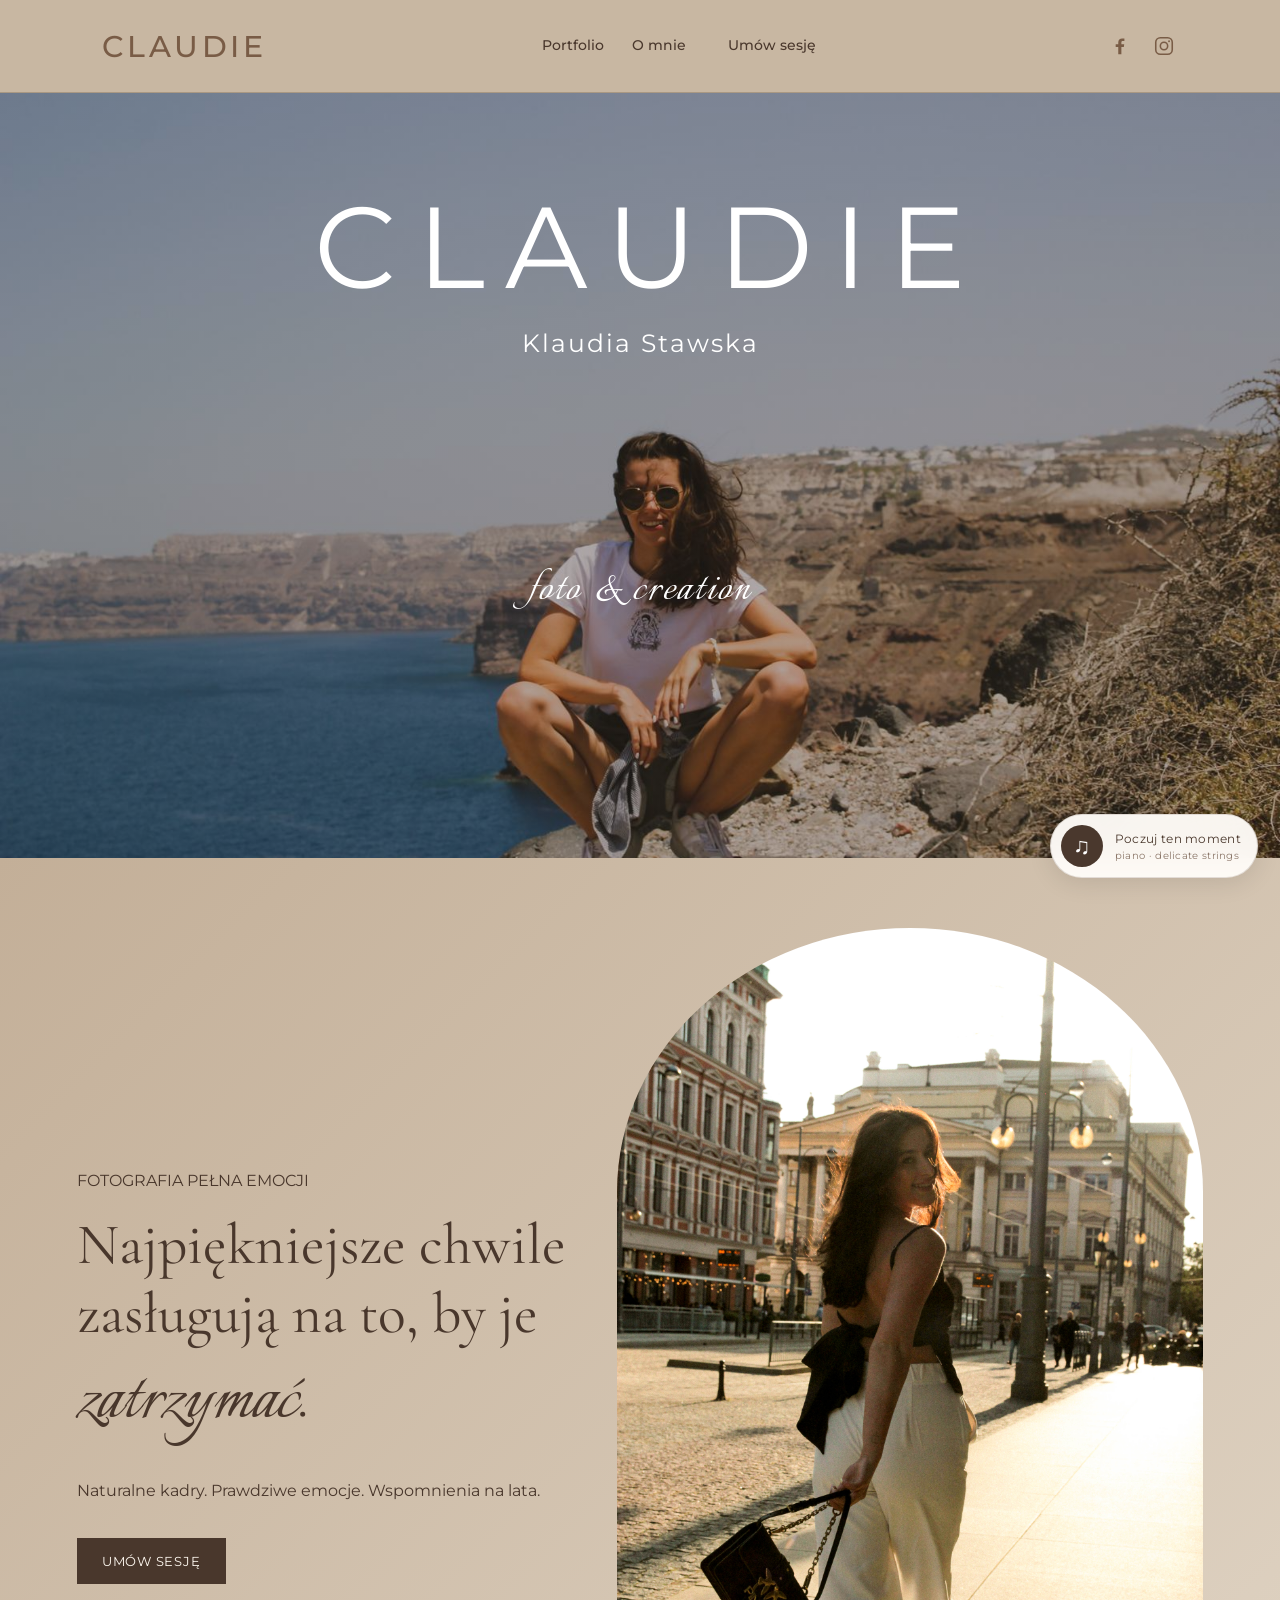
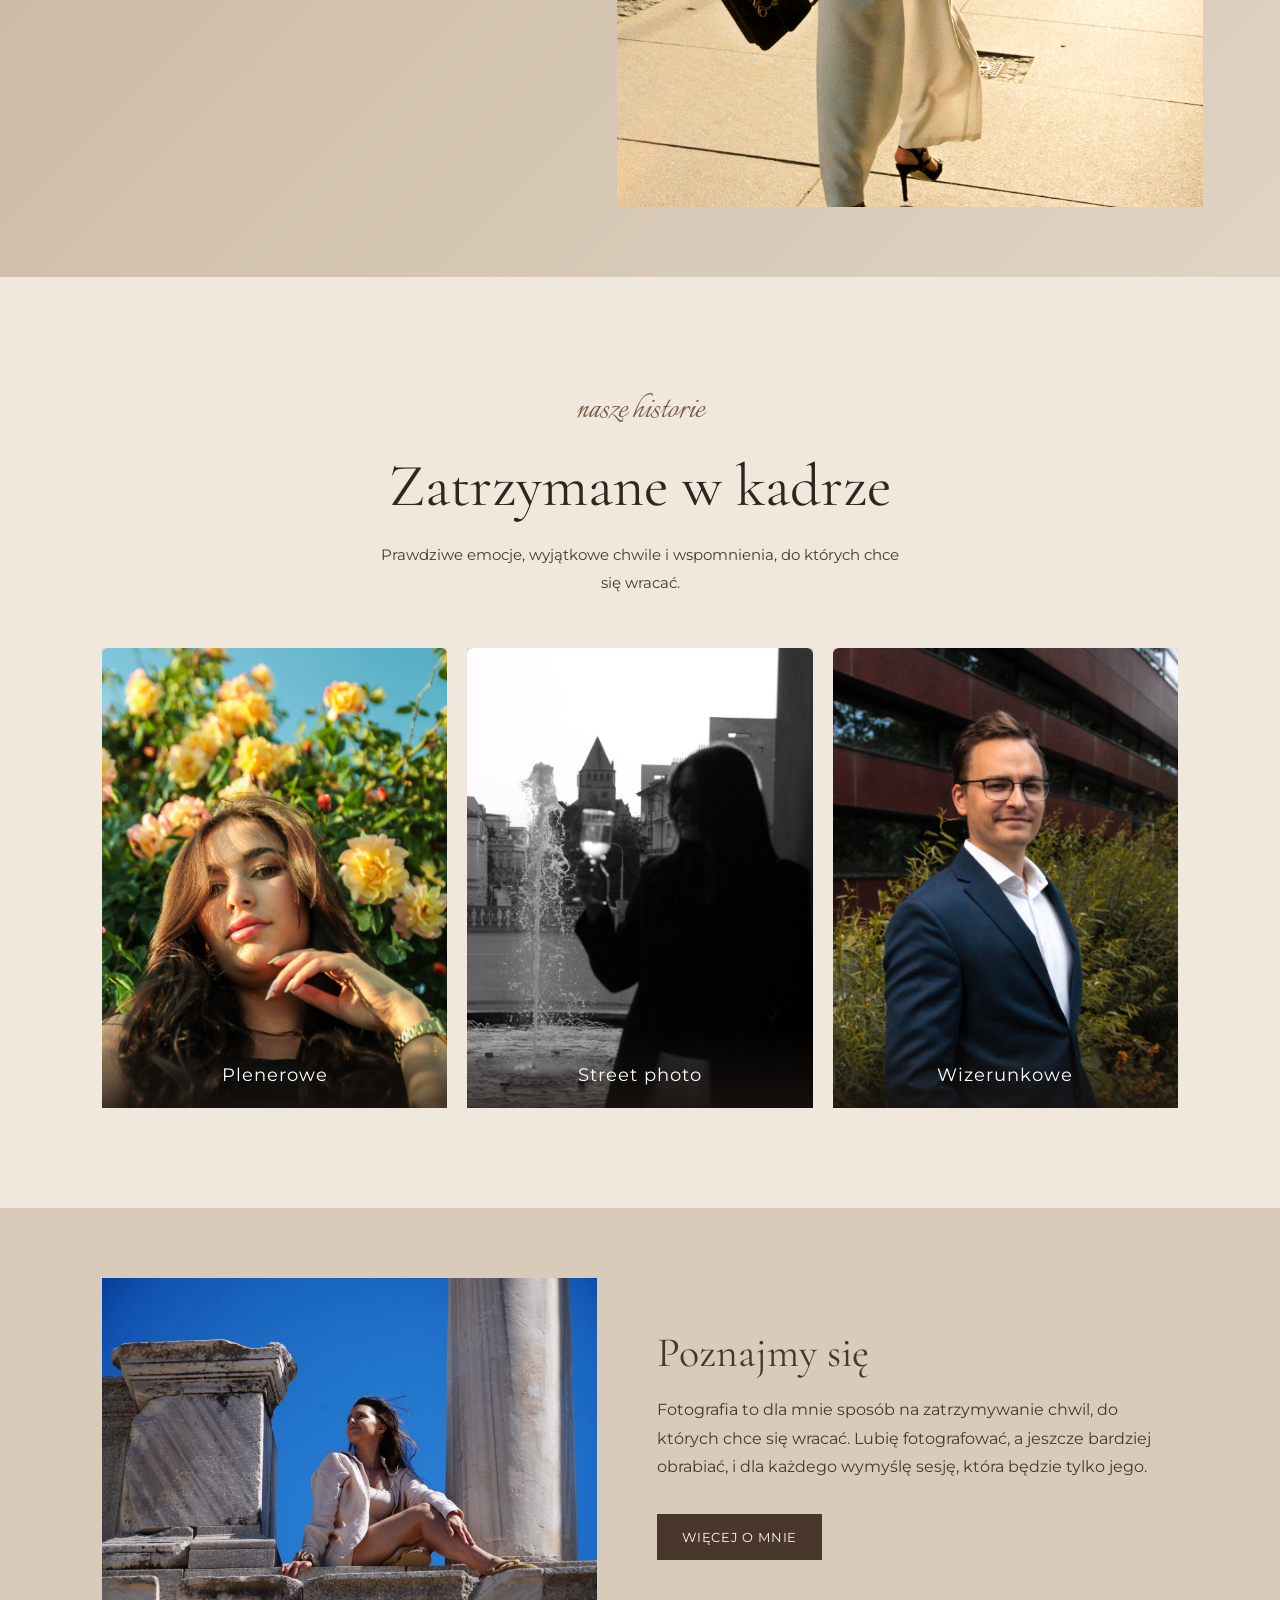
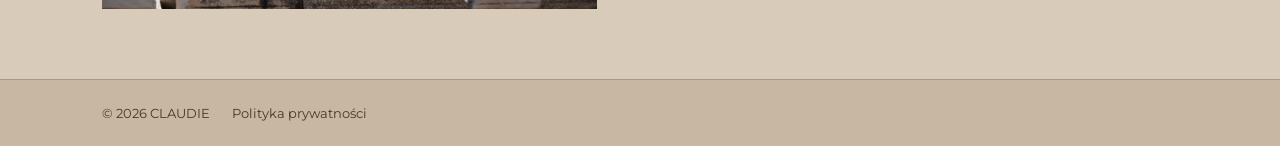
<file: index.html>
<!DOCTYPE html>
<html lang="pl">
<head>
    <meta charset="UTF-8">
    <meta name="viewport" content="width=device-width, initial-scale=1.0">
    <title>Klaudia Stawska – Fotograf | CLAUDIE</title>
<meta name="description" content="Klaudia Stawska – fotografia pełna emocji. Poznaj portfolio, zobacz zdjęcia i umów sesję fotograficzną.">
<link rel="canonical" href="https://klaudiastawska.pl/">
    <link rel="icon" href="favicon.svg" type="image/svg+xml">
    <link rel="icon" href="favicon-32.png" type="image/png" sizes="32x32">
    <link rel="icon" href="favicon.ico" sizes="48x48">
    <link rel="apple-touch-icon" href="apple-touch-icon.png">
    <link rel="stylesheet" href="style.css">
</head>
<body>

    <!-- MENU GŁÓWNE -->
    <nav>
        <a href="index.html" class="logo">CLAUDIE</a>

        <div class="nav-links">
    <details class="nav-dropdown">
        <summary>Portfolio</summary>
        <div class="dropdown-menu">
            <a href="plenerowe.html">Plenerowe</a>
            <a href="street-photo.html">Street photo</a>
            <a href="wizerunkowe.html">Wizerunkowe</a>
        </div>
    </details>

    <a href="o-mnie.html">O mnie</a>
    <a href="kontakt.html" class="nav-cta">Umów sesję</a>
</div>

        <div class="social-icons">
            <a href="https://www.facebook.com/profile.php?id=61554901435220"
               target="_blank"
               rel="noopener noreferrer"
               aria-label="Facebook">
                <svg viewBox="0 0 24 24" aria-hidden="true">
                    <path d="M13.5 21v-8h2.7l.4-3h-3.1V8.1c0-.9.3-1.5 1.6-1.5h1.7V3.9c-.3 0-1.3-.1-2.5-.1-2.5 0-4.2 1.5-4.2 4.3V10H7.3v3h2.8v8z"/>
                </svg>
            </a>

            <a href="https://www.instagram.com/picyourchic/"
               target="_blank"
               rel="noopener noreferrer"
               aria-label="Instagram">
                <svg viewBox="0 0 24 24" aria-hidden="true">
                    <rect x="3" y="3" width="18" height="18" rx="5"/>
                    <circle cx="12" cy="12" r="4"/>
                    <circle class="instagram-dot" cx="17.5" cy="6.8" r="1"/>
                </svg>
            </a>
        </div>
    </nav>

    <main>

        <!-- ZDJĘCIE POWITALNE -->
        <section class="brand-hero">
            <div class="brand-title">
    <h1>CLAUDIE</h1>
    <p class="brand-name">Klaudia Stawska</p>
    <p class="brand-tagline">foto &amp; creation</p>
            </div>
        </section>

        <!-- GŁÓWNA SEKCJA -->
        <section class="hero">
            <div class="hero-text">
                <p>FOTOGRAFIA PEŁNA EMOCJI</p>

                <h2>
                    Najpiękniejsze chwile zasługują na to,
                    by je <span class="script-font">zatrzymać</span>.
                </h2>

                <p>
                    Naturalne kadry. Prawdziwe emocje.
                    Wspomnienia na lata.
                </p>

                <a class="button" href="kontakt.html">UMÓW SESJĘ</a>
            </div>

            <img
                class="hero-image"
                src="images/prezesi.jpeg"
                alt="Fotografia wykonana podczas sesji"
            >
        </section>

         <!-- PORTFOLIO -->
        <section id="portfolio" class="portfolio">
            <div class="portfolio-heading">
                <p class="script-label">nasze historie</p>
                <h2>Zatrzymane w kadrze</h2>

                <p class="portfolio-description">
                    Prawdziwe emocje, wyjątkowe chwile
                    i wspomnienia, do których chce się wracać.
                </p>
            </div>

            <div class="gallery">
            <a class="portfolio-card flip-card" href="plenerowe.html">
    <span class="flip-card-inner">
        <span class="flip-card-front">
            <img src="images/plenerowe/plener04.jpg" alt="Fotografia plenerowa">
            <span class="card-title">Plenerowe</span>
        </span>
        <span class="flip-card-back">
            <img src="images/plenerowe/plener01.jpeg" alt="" aria-hidden="true">
            <span class="card-title">Plenerowe</span>
        </span>
    </span>
</a>

<a class="portfolio-card flip-card" href="street-photo.html">
    <span class="flip-card-inner">
        <span class="flip-card-front">
            <img src="images/street-photo/street01.jpeg" alt="Fotografia street photo">
            <span class="card-title">Street photo</span>
        </span>
        <span class="flip-card-back">
            <img src="images/street-photo/street02.png" alt="" aria-hidden="true">
            <span class="card-title">Street photo</span>
        </span>
    </span>
</a>

<a class="portfolio-card flip-card" href="wizerunkowe.html">
    <span class="flip-card-inner">
        <span class="flip-card-front">
            <img src="images/wizerunkowe/wizerunek1.jpg" alt="Fotografia wizerunkowa">
            <span class="card-title">Wizerunkowe</span>
        </span>
        <span class="flip-card-back">
            <img src="images/wizerunkowe/wizerunek2.jpg" alt="" aria-hidden="true">
            <span class="card-title">Wizerunkowe</span>
        </span>
    </span>
</a>
            </div>
        </section>

        <!-- O MNIE -->
        <section id="o-mnie" class="about-preview">
            <a class="about-preview-photo" href="o-mnie.html" aria-label="Poznaj mnie lepiej – przejdź do strony O mnie">
                <img src="images/o-mnie/omnie-01.jpg" alt="Klaudia Stawska siedząca wśród antycznych kolumn na tle błękitnego nieba">
            </a>

            <div class="about-preview-text">
                <h2>Poznajmy się</h2>
                <p>
                    Fotografia to dla mnie sposób na zatrzymywanie chwil,
                    do których chce się wracać. Lubię fotografować,
                    a jeszcze bardziej obrabiać, i dla każdego wymyślę sesję,
                    która będzie tylko jego.
                </p>
                <a class="button" href="o-mnie.html">WIĘCEJ O MNIE</a>
            </div>
        </section>

    </main>

    <!-- STOPKA -->
    <footer class="site-footer">
        <span>© 2026 CLAUDIE</span>
        <a href="polityka-prywatnosci.html">Polityka prywatności</a>
    </footer>
<div class="music-player">
  <button
    id="music-toggle"
    class="music-button"
    type="button"
    aria-label="Włącz muzykę"
  >
    ♫
  </button>

  <div class="music-label">
    <span>Poczuj ten moment</span>
    <small>piano · delicate strings</small>
  </div>

  <audio id="site-music" loop preload="none">
    <source src="music/poczuj-ten-moment.mp3" type="audio/mpeg">
  </audio>
</div>

<script src="music-player.js"></script>
<script src="site-navigation.js" data-site-navigation></script>
</body>
</html>
</file>
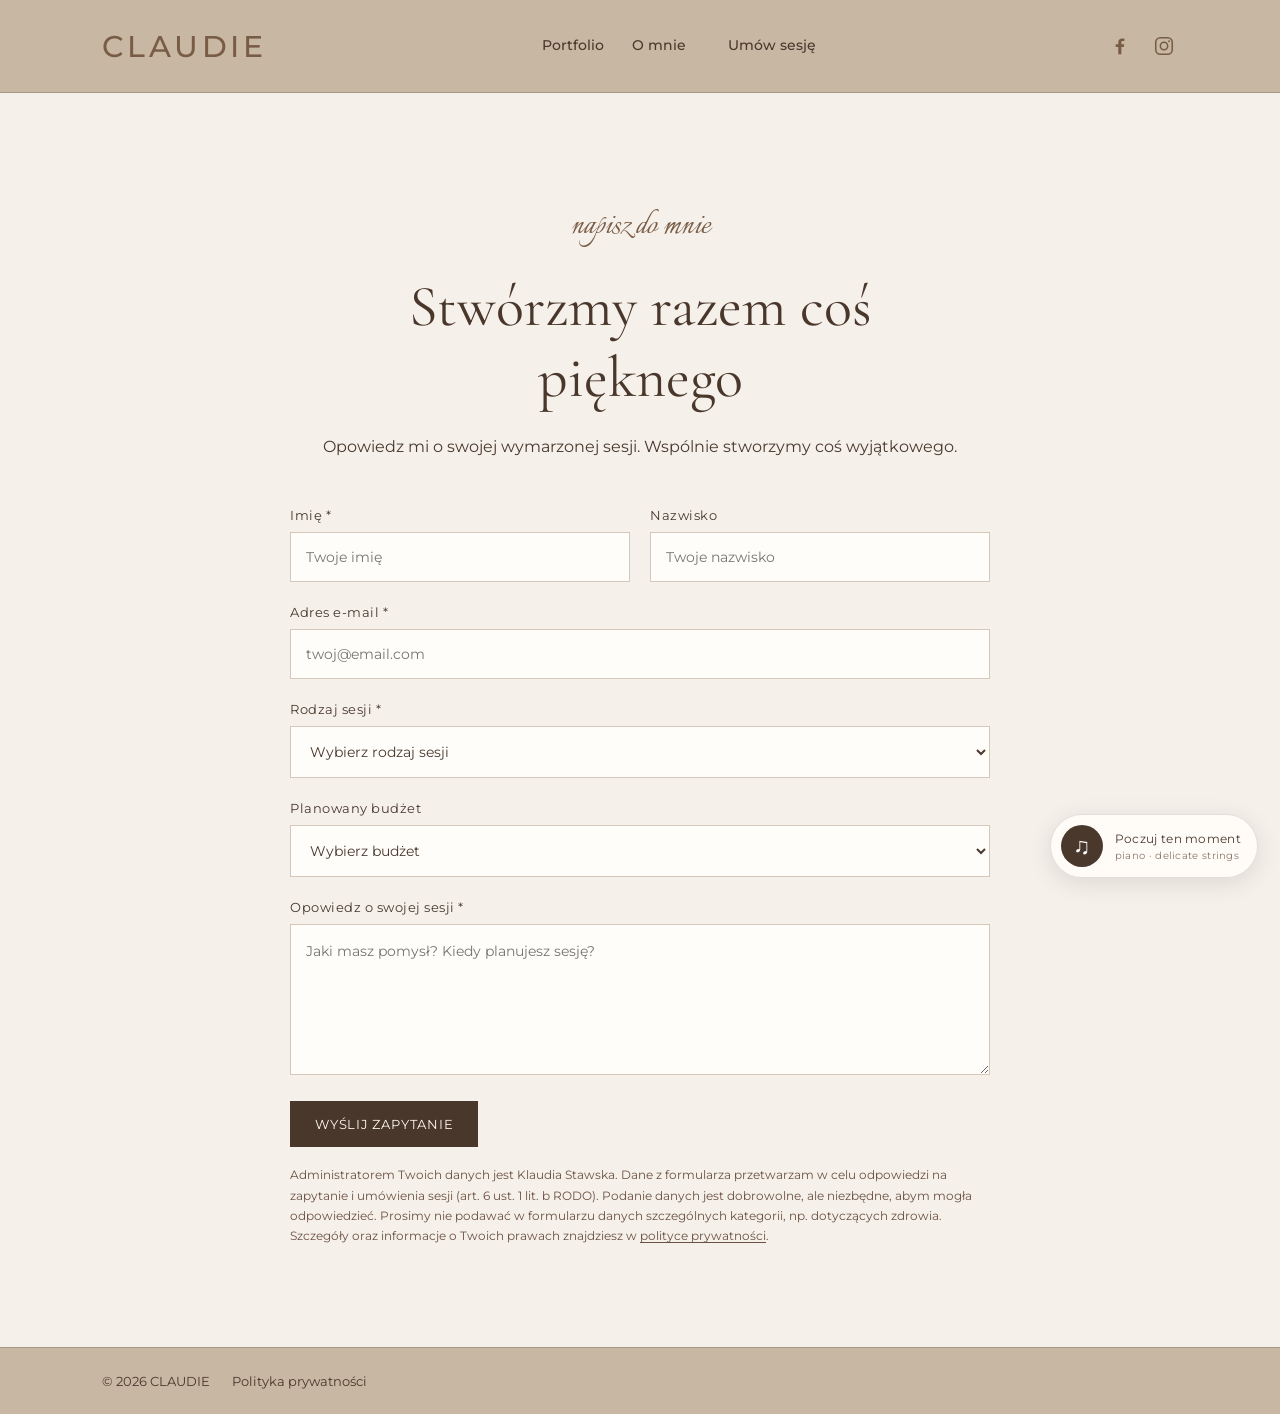
<file: kontakt.html>
<!DOCTYPE html>
<html lang="pl">
<head>
    <meta charset="UTF-8">
    <meta name="viewport" content="width=device-width, initial-scale=1.0">

    <title>Umów sesję — CLAUDIE</title>
    <meta name="description" content="Skontaktuj się z Klaudią Stawską i umów swoją wymarzoną sesję fotograficzną CLAUDIE.">

    <link rel="icon" href="favicon.svg" type="image/svg+xml">
    <link rel="icon" href="favicon-32.png" type="image/png" sizes="32x32">
    <link rel="icon" href="favicon.ico" sizes="48x48">
    <link rel="apple-touch-icon" href="apple-touch-icon.png">
    <link rel="stylesheet" href="style.css">
</head>
<body>

    <nav>
    <a href="index.html" class="logo">CLAUDIE</a>

<div class="nav-links">
    <details class="nav-dropdown">
        <summary>Portfolio</summary>
        <div class="dropdown-menu">
            <a href="plenerowe.html">Plenerowe</a>
            <a href="street-photo.html">Street photo</a>
            <a href="wizerunkowe.html">Wizerunkowe</a>
        </div>
    </details>

    <a href="o-mnie.html">O mnie</a>
    <a href="kontakt.html" class="nav-cta">Umów sesję</a>
</div>

<div class="social-icons">
    <a href="https://www.facebook.com/profile.php?id=61554901435220"
       target="_blank" rel="noopener noreferrer" aria-label="Facebook">
        <svg viewBox="0 0 24 24" aria-hidden="true">
            <path d="M13.5 21v-8h2.7l.4-3h-3.1V8.1c0-.9.3-1.5 1.6-1.5h1.7V3.9c-.3 0-1.3-.1-2.5-.1-2.5 0-4.2 1.5-4.2 4.3V10H7.3v3h2.8v8z"/>
        </svg>
    </a>

    <a href="https://www.instagram.com/picyourchic/"
       target="_blank" rel="noopener noreferrer" aria-label="Instagram">
        <svg viewBox="0 0 24 24" aria-hidden="true">
            <rect x="3" y="3" width="18" height="18" rx="5"/>
            <circle cx="12" cy="12" r="4"/>
            <circle class="instagram-dot" cx="17.5" cy="6.8" r="1"/>
        </svg>
    </a>
</div>

</nav>

    <main>
        <section id="kontakt" class="contact-section">

            <div class="contact-heading">
                <p class="script-label">napisz do mnie</p>
                <h2>Stwórzmy razem coś pięknego</h2>
                <p>
                    Opowiedz mi o swojej wymarzonej sesji.
                    Wspólnie stworzymy coś wyjątkowego.
                </p>
            </div>

            <form
                class="contact-form"
                action="https://formsubmit.co/eosindove@gmail.com"
                method="POST"
            >

                <input
                    type="hidden"
                    name="_subject"
                    value="Nowe zapytanie o sesję — CLAUDIE"
                >

                <input
                    type="hidden"
                    name="_captcha"
                    value="true"
                >

                <div class="form-row">
                    <div class="form-group">
                        <label for="first-name">Imię *</label>
                        <input
                            type="text"
                            id="first-name"
                            name="Imię"
                            placeholder="Twoje imię"
                            required
                        >
                    </div>

                    <div class="form-group">
                        <label for="last-name">Nazwisko</label>
                        <input
                            type="text"
                            id="last-name"
                            name="Nazwisko"
                            placeholder="Twoje nazwisko"
                        >
                    </div>
                </div>

                <div class="form-group">
                    <label for="email">Adres e-mail *</label>
                    <input
                        type="email"
                        id="email"
                        name="email"
                        placeholder="twoj@email.com"
                        required
                    >
                </div>

                <div class="form-group">
                    <label for="service">Rodzaj sesji *</label>
                    <select id="service" name="Rodzaj sesji" required>
                        <option value="">Wybierz rodzaj sesji</option>
                        <option>Sesja portretowa</option>
                        <option>Sesja pary lub narzeczeńska</option>
                        <option>Sesja rodzinna lub ciążowa</option>
                        <option>Fotografia ślubna</option>
                        <option>Sesja wizerunkowa</option>
                        <option>Inna sesja</option>
                    </select>
                </div>

                <div class="form-group">
                    <label for="budget">Planowany budżet</label>
                    <select id="budget" name="Budżet">
                        <option value="">Wybierz budżet</option>
                        <option>Do 500 zł</option>
                        <option>500–1000 zł</option>
                        <option>Powyżej 1000 zł</option>
                        <option>Do ustalenia</option>
                    </select>
                </div>

                <div class="form-group">
                    <label for="message">Opowiedz o swojej sesji *</label>
                    <textarea
                        id="message"
                        name="Wiadomość"
                        rows="5"
                        placeholder="Jaki masz pomysł? Kiedy planujesz sesję?"
                        required
                    ></textarea>
                </div>

                <button type="submit" class="button">
                    WYŚLIJ ZAPYTANIE
                </button>

                <p class="form-privacy">
                    Administratorem Twoich danych jest Klaudia Stawska.
                    Dane z formularza przetwarzam w celu odpowiedzi na zapytanie
                    i umówienia sesji (art. 6 ust. 1 lit. b RODO).
                    Podanie danych jest dobrowolne, ale niezbędne, abym mogła
                    odpowiedzieć. Prosimy nie podawać w formularzu danych
                    szczególnych kategorii, np. dotyczących zdrowia.
                    Szczegóły oraz informacje o Twoich prawach znajdziesz
                    w <a href="polityka-prywatnosci.html">polityce prywatności</a>.
                </p>

            </form>
        </section>
    </main>

    <footer class="site-footer">
        <span>© 2026 CLAUDIE</span>
        <a href="polityka-prywatnosci.html">Polityka prywatności</a>
    </footer>

   
<div class="music-player">
  <button
    id="music-toggle"
    class="music-button"
    type="button"
    aria-label="Włącz muzykę"
  >
    ♫
  </button>

  <div class="music-label">
    <span>Poczuj ten moment</span>
    <small>piano · delicate strings</small>
  </div>

  <audio id="site-music" loop preload="none">
    <source src="music/poczuj-ten-moment.mp3" type="audio/mpeg">
  </audio>
</div>

<script src="music-player.js"></script>
<script src="site-navigation.js" data-site-navigation></script>
</body>
</html>
</file>
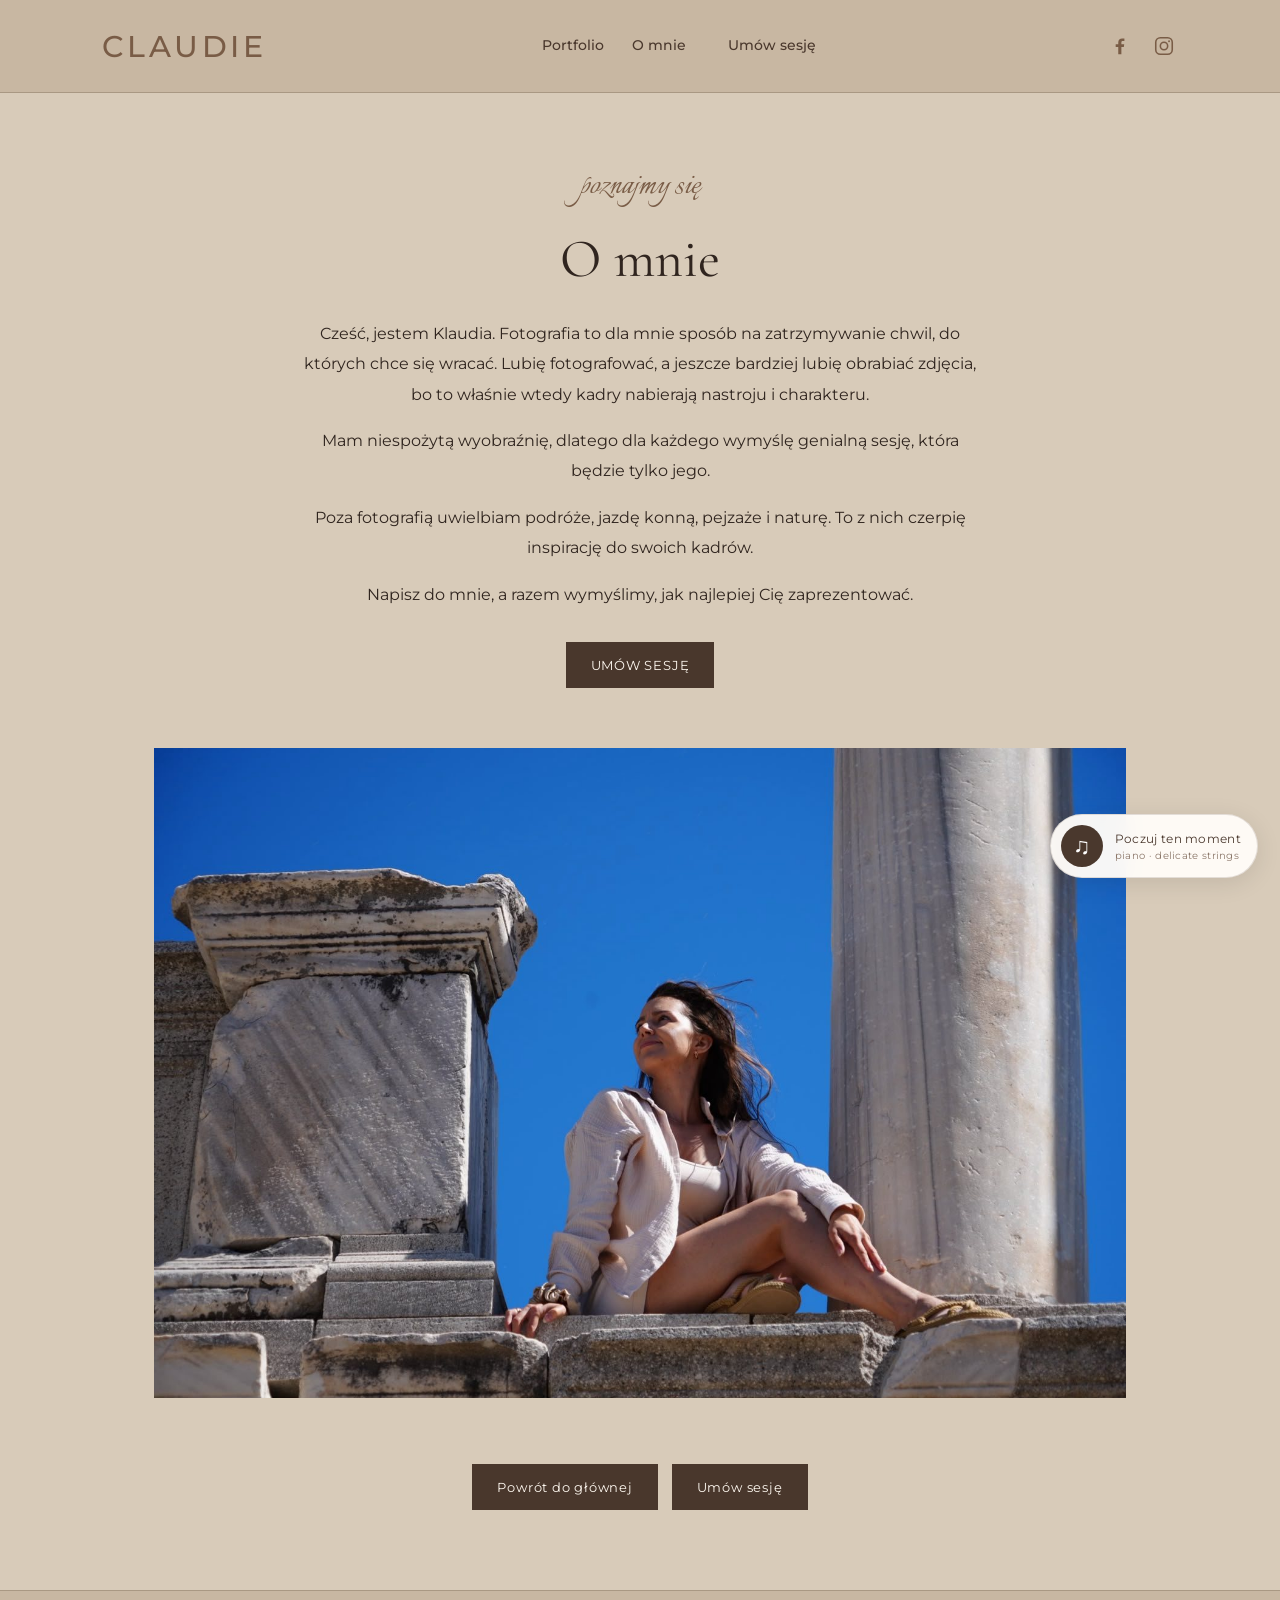
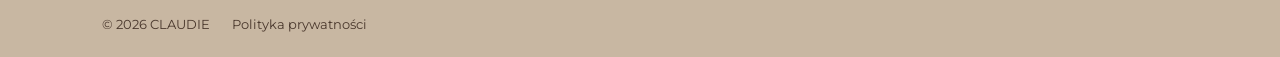
<file: o-mnie.html>
<!DOCTYPE html>
<html lang="pl">
<head>
    <meta charset="UTF-8">
    <meta name="viewport" content="width=device-width, initial-scale=1.0">

    <title>O mnie – Klaudia Stawska | CLAUDIE</title>
    <meta name="description" content="Poznaj Klaudię Stawską – fotografkę, która lubi fotografować, a jeszcze bardziej obrabiać zdjęcia, i dla każdego wymyśli wyjątkową sesję.">

    <link rel="icon" href="favicon.svg" type="image/svg+xml">
    <link rel="icon" href="favicon-32.png" type="image/png" sizes="32x32">
    <link rel="icon" href="favicon.ico" sizes="48x48">
    <link rel="apple-touch-icon" href="apple-touch-icon.png">
    <link rel="stylesheet" href="style.css">
</head>
<body>

    <nav>
    <a href="index.html" class="logo">CLAUDIE</a>

<div class="nav-links">
    <details class="nav-dropdown">
        <summary>Portfolio</summary>
        <div class="dropdown-menu">
            <a href="plenerowe.html">Plenerowe</a>
            <a href="street-photo.html">Street photo</a>
            <a href="wizerunkowe.html">Wizerunkowe</a>
        </div>
    </details>

    <a href="o-mnie.html">O mnie</a>
    <a href="kontakt.html" class="nav-cta">Umów sesję</a>
</div>

<div class="social-icons">
    <a href="https://www.facebook.com/profile.php?id=61554901435220"
       target="_blank" rel="noopener noreferrer" aria-label="Facebook">
        <svg viewBox="0 0 24 24" aria-hidden="true">
            <path d="M13.5 21v-8h2.7l.4-3h-3.1V8.1c0-.9.3-1.5 1.6-1.5h1.7V3.9c-.3 0-1.3-.1-2.5-.1-2.5 0-4.2 1.5-4.2 4.3V10H7.3v3h2.8v8z"/>
        </svg>
    </a>

    <a href="https://www.instagram.com/picyourchic/"
       target="_blank" rel="noopener noreferrer" aria-label="Instagram">
        <svg viewBox="0 0 24 24" aria-hidden="true">
            <rect x="3" y="3" width="18" height="18" rx="5"/>
            <circle cx="12" cy="12" r="4"/>
            <circle class="instagram-dot" cx="17.5" cy="6.8" r="1"/>
        </svg>
    </a>
</div>

</nav>

    <main class="about-page">

        <header class="about-heading">
            <p class="script-label">poznajmy się</p>
            <h1>O mnie</h1>
        </header>

        <div class="about-text">
            <p>
                Cześć, jestem Klaudia. Fotografia to dla mnie sposób
                na zatrzymywanie chwil, do których chce się wracać.
                Lubię fotografować, a jeszcze bardziej lubię obrabiać zdjęcia,
                bo to właśnie wtedy kadry nabierają nastroju i charakteru.
            </p>

            <p>
                Mam niespożytą wyobraźnię, dlatego dla każdego
                wymyślę genialną sesję, która będzie tylko jego.
            </p>

            <p>
                Poza fotografią uwielbiam podróże, jazdę konną,
                pejzaże i naturę. To z nich czerpię inspirację do swoich kadrów.
            </p>

            <p>
                Napisz do mnie, a razem wymyślimy,
                jak najlepiej Cię zaprezentować.
            </p>

            <a class="button" href="kontakt.html">UMÓW SESJĘ</a>
        </div>

        <div class="photo-gallery about-gallery" role="group" aria-label="Galeria zdjęć – O mnie">

            <a class="photo-item" href="images/o-mnie/omnie-01.jpg">
                <img src="images/o-mnie/omnie-01.jpg" alt="Klaudia Stawska siedząca wśród antycznych kolumn na tle błękitnego nieba">
            </a>

            <!-- WYŁĄCZONE NA RAZIE (aby przywrócić, usuń znaczniki komentarza):
            <a class="photo-item" href="images/o-mnie/omnie-02.jpg">
                <img src="images/o-mnie/omnie-02.jpg" alt="Klaudia Stawska uśmiechnięta podczas wydarzenia, wręczająca materiały uczestnikom">
            </a>
            -->

            <!-- WYŁĄCZONE NA RAZIE (aby przywrócić, usuń znaczniki komentarza):
            <a class="photo-item" href="images/o-mnie/omnie-03.jpg">
                <img src="images/o-mnie/omnie-03.jpg" alt="Klaudia Stawska z aparatem w zdobionym pałacowym wnętrzu">
            </a>
            -->

            <!-- WYŁĄCZONE NA RAZIE (aby przywrócić, usuń znaczniki komentarza):
            <a class="photo-item" href="images/o-mnie/omnie-04.jpg">
                <img src="images/o-mnie/omnie-04.jpg" alt="Klaudia Stawska z aparatem na dziedzińcu zabytkowej budowli">
            </a>
            -->

        </div>

        <div class="portfolio-back">
            <a class="button" href="index.html">Powrót do głównej</a>
            <a class="button" href="kontakt.html">Umów sesję</a>
        </div>

    </main>

    <footer class="site-footer">
        <span>© 2026 CLAUDIE</span>
        <a href="polityka-prywatnosci.html">Polityka prywatności</a>
    </footer>

<script src="lightbox.js"></script>
<div class="music-player">
  <button
    id="music-toggle"
    class="music-button"
    type="button"
    aria-label="Włącz muzykę"
  >
    ♫
  </button>

  <div class="music-label">
    <span>Poczuj ten moment</span>
    <small>piano · delicate strings</small>
  </div>

  <audio id="site-music" loop preload="none">
    <source src="music/poczuj-ten-moment.mp3" type="audio/mpeg">
  </audio>
</div>

<script src="music-player.js"></script>
<script src="site-navigation.js" data-site-navigation></script>
</body>
</html>
</file>
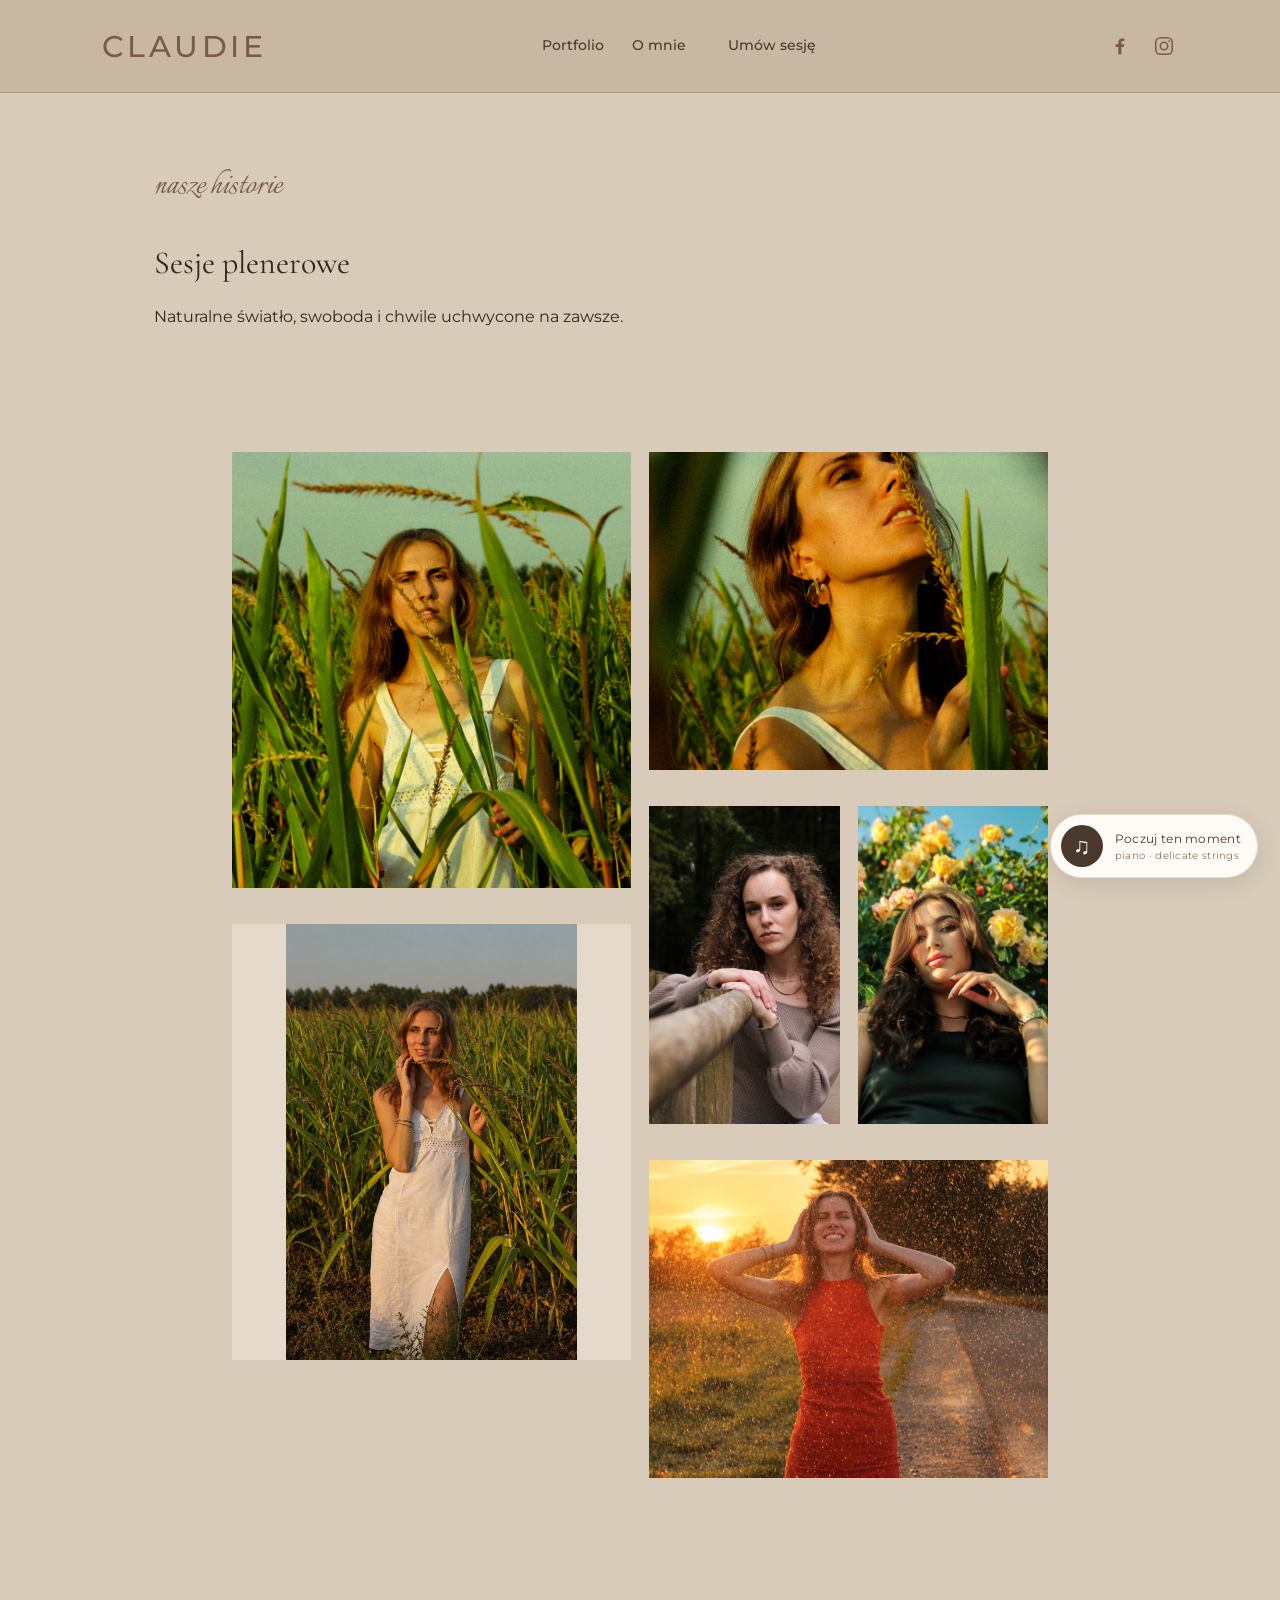
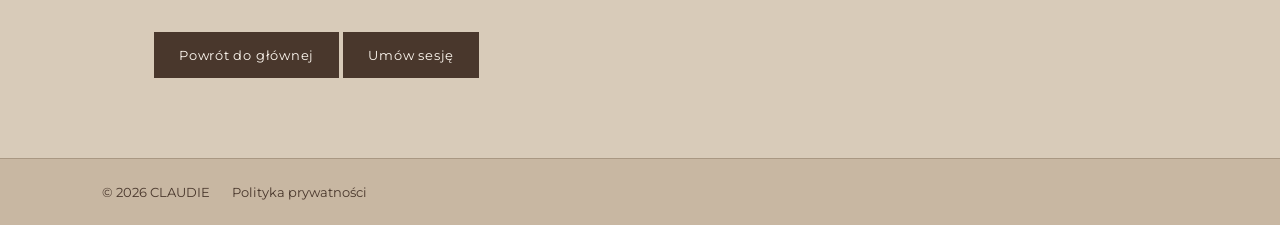
<file: plenerowe.html>
<!DOCTYPE html>
<html lang="pl">
<head>
    <meta charset="UTF-8">
    <meta name="viewport" content="width=device-width, initial-scale=1.0">

    <title>Sesje plenerowe – Klaudia Stawska | CLAUDIE</title>
    <meta name="description" content="Zobacz portfolio sesji plenerowych Klaudii Stawskiej – CLAUDIE. Naturalne światło, emocje i wyjątkowe kadry.">

    <link rel="icon" href="favicon.svg" type="image/svg+xml">
    <link rel="icon" href="favicon-32.png" type="image/png" sizes="32x32">
    <link rel="icon" href="favicon.ico" sizes="48x48">
    <link rel="apple-touch-icon" href="apple-touch-icon.png">
    <link rel="stylesheet" href="style.css">
</head>
<body>

    <nav>
    <a href="index.html" class="logo">CLAUDIE</a>

    <div class="nav-links">
        <details class="nav-dropdown">
            <summary>Portfolio</summary>
            <div class="dropdown-menu">
                <a href="plenerowe.html">Plenerowe</a>
                <a href="street-photo.html">Street photo</a>
                <a href="wizerunkowe.html">Wizerunkowe</a>
            </div>
        </details>

        <a href="o-mnie.html">O mnie</a>
        <a href="kontakt.html" class="nav-cta">Umów sesję</a>
    </div>

    <div class="social-icons">
        <a href="https://www.facebook.com/profile.php?id=61554901435220"
           target="_blank"
           rel="noopener noreferrer"
           aria-label="Facebook">
            <svg viewBox="0 0 24 24" aria-hidden="true">
                <path d="M13.5 21v-8h2.7l.4-3h-3.1V8.1c0-.9.3-1.5 1.6-1.5h1.7V3.9c-.3 0-1.3-.1-2.5-.1-2.5 0-4.2 1.5-4.2 4.3V10H7.3v3h2.8v8z"/>
            </svg>
        </a>

        <a href="https://www.instagram.com/picyourchic/"
           target="_blank"
           rel="noopener noreferrer"
           aria-label="Instagram">
            <svg viewBox="0 0 24 24" aria-hidden="true">
                <rect x="3" y="3" width="18" height="18" rx="5"/>
                <circle cx="12" cy="12" r="4"/>
                <circle class="instagram-dot" cx="17.5" cy="6.8" r="1"/>
            </svg>
        </a>
    </div>
</nav>

    <main class="portfolio-page">

        <header class="portfolio-page-heading">
            <p class="script-label">nasze historie</p>
            <h1>Sesje plenerowe</h1>
            <p>Naturalne światło, swoboda i chwile uchwycone na zawsze.</p>
        </header>

        <section class="photo-gallery" aria-label="Galeria sesji plenerowych">

            <a href="images/plenerowe/plener01.jpeg" class="photo-item">
                <img src="images/plenerowe/plener01.jpeg" alt="Sesja plenerowa – zdjęcie 1">
            </a>

            <a href="images/plenerowe/plener02.jpeg" class="photo-item">
                <img src="images/plenerowe/plener02.jpeg" alt="Sesja plenerowa – zdjęcie 2">
            </a>

            <a href="images/plenerowe/plener03.jpg" class="photo-item">
                <img src="images/plenerowe/plener03.jpg" alt="Sesja plenerowa – zdjęcie 3">
            </a>

            <a href="images/plenerowe/plener04.jpg" class="photo-item">
                <img src="images/plenerowe/plener04.jpg" alt="Sesja plenerowa – zdjęcie 4">
            </a>

            <a href="images/plenerowe/plener05.png" class="photo-item">
                <img src="images/plenerowe/plener05.png" alt="Sesja plenerowa – zdjęcie 5">
            </a>

            <a href="images/plenerowe/plener06.png" class="photo-item">
                <img src="images/plenerowe/plener06.png" alt="Sesja plenerowa – zdjęcie 6">
            </a>

        </section>

        <div class="portfolio-back">
            <a class="button" href="index.html">Powrót do głównej</a>
            <a class="button" href="kontakt.html">Umów sesję</a>
        </div>

    </main>

    <footer class="site-footer">
        <span>© 2026 CLAUDIE</span>
        <a href="polityka-prywatnosci.html">Polityka prywatności</a>
    </footer>

   
<script src="lightbox.js"></script>
<div class="music-player">
  <button
    id="music-toggle"
    class="music-button"
    type="button"
    aria-label="Włącz muzykę"
  >
    ♫
  </button>

  <div class="music-label">
    <span>Poczuj ten moment</span>
    <small>piano · delicate strings</small>
  </div>

  <audio id="site-music" loop preload="none">
    <source src="music/poczuj-ten-moment.mp3" type="audio/mpeg">
  </audio>
</div>

<script src="music-player.js"></script>
<script src="site-navigation.js" data-site-navigation></script>
</body>
</html>
</file>
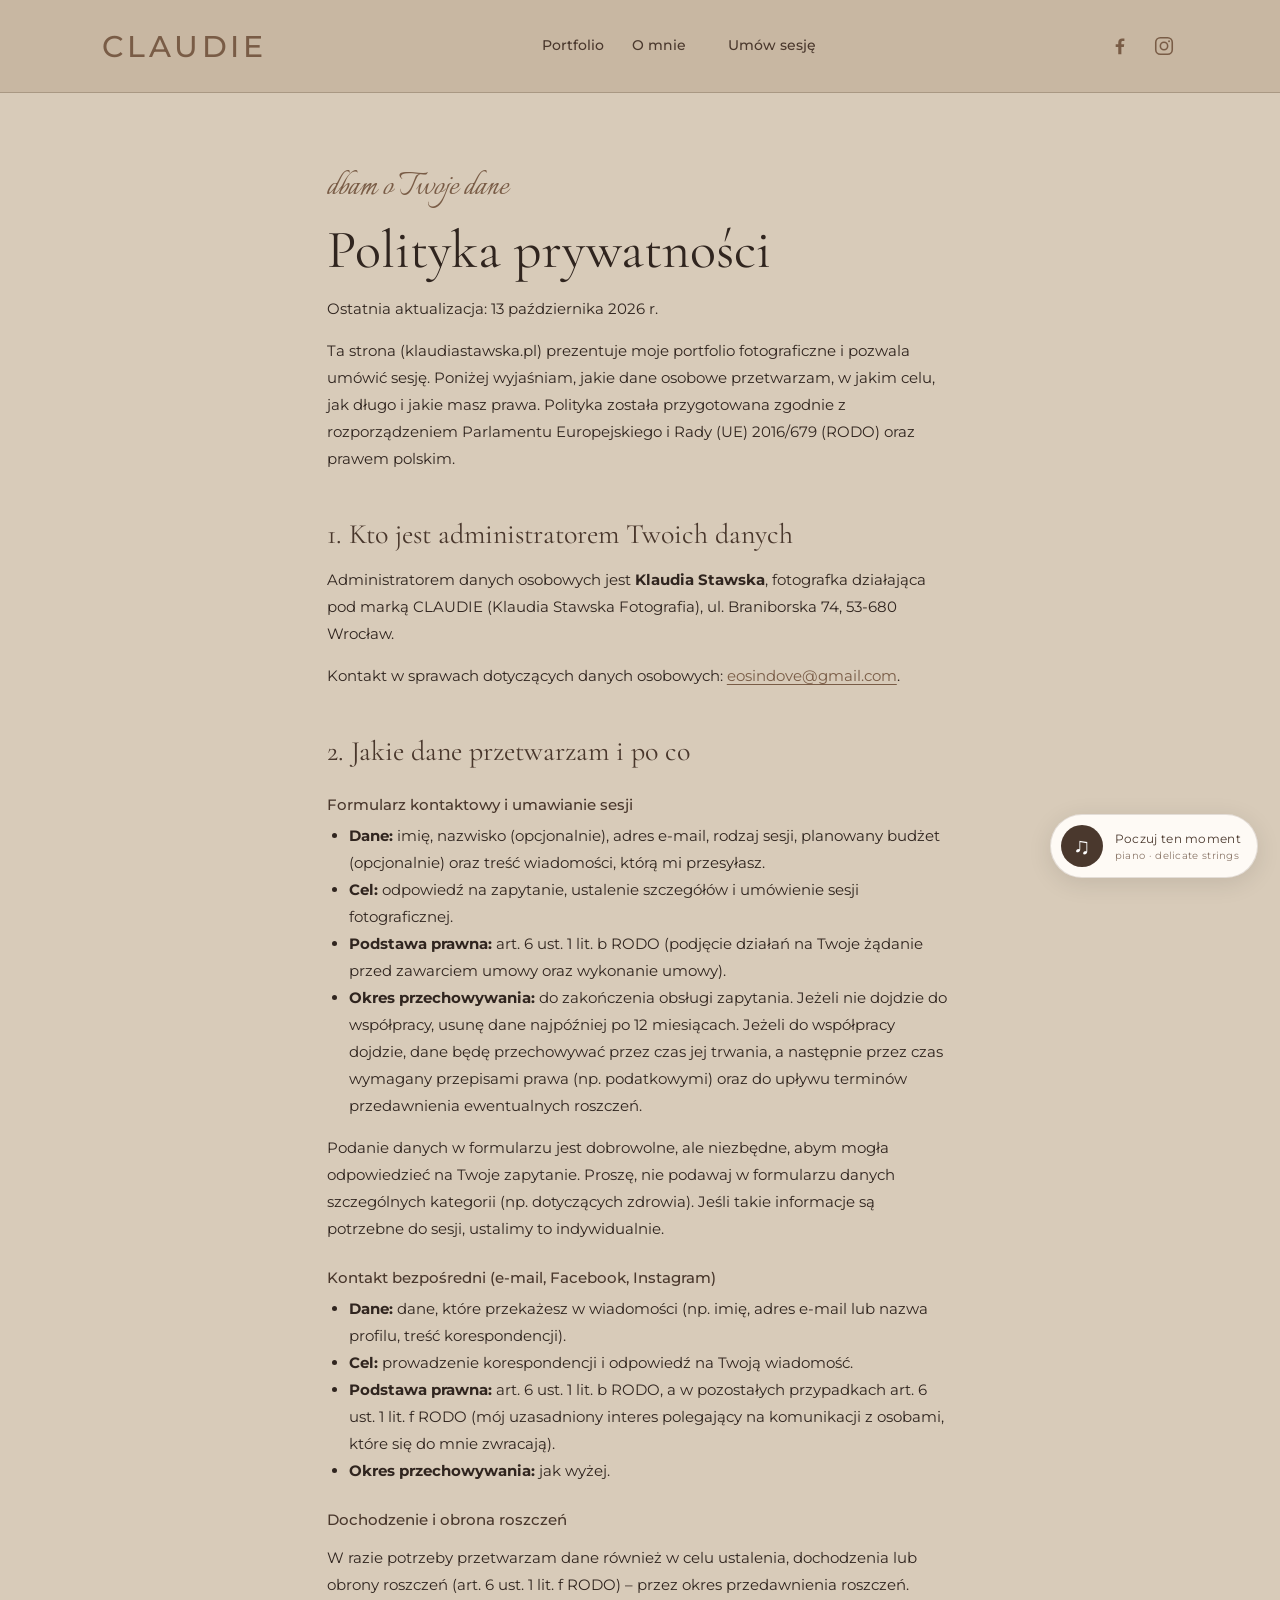
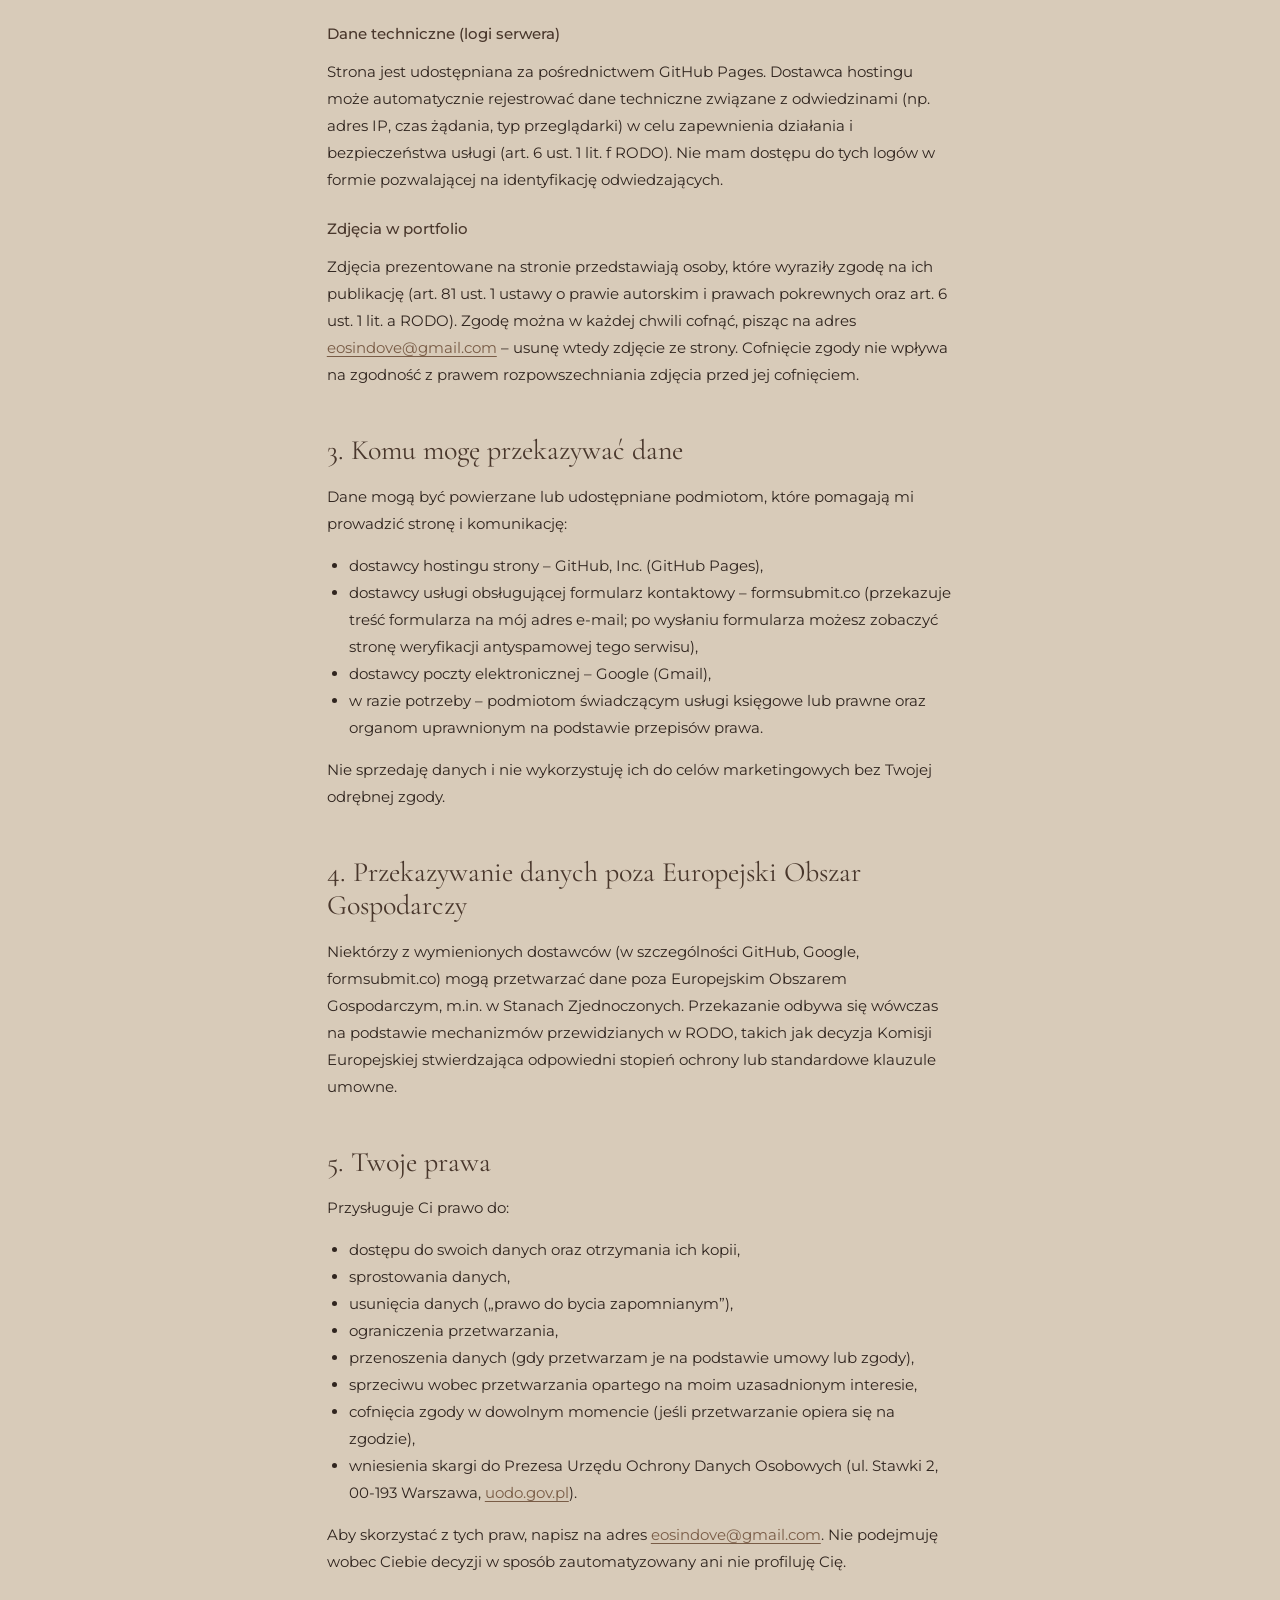
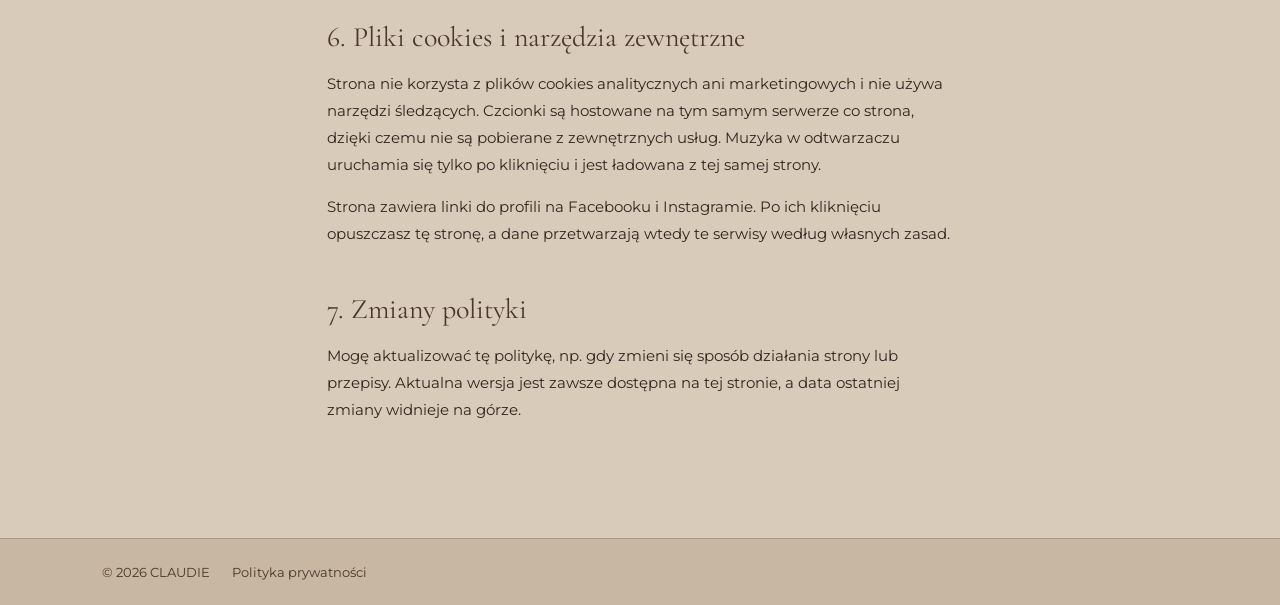
<file: polityka-prywatnosci.html>
<!DOCTYPE html>
<html lang="pl">
<head>
    <meta charset="UTF-8">
    <meta name="viewport" content="width=device-width, initial-scale=1.0">

    <title>Polityka prywatności | CLAUDIE</title>
    <meta name="description" content="Polityka prywatności strony klaudiastawska.pl – informacje o przetwarzaniu danych osobowych przez Klaudię Stawską (CLAUDIE).">

    <link rel="icon" href="favicon.svg" type="image/svg+xml">
    <link rel="icon" href="favicon-32.png" type="image/png" sizes="32x32">
    <link rel="icon" href="favicon.ico" sizes="48x48">
    <link rel="apple-touch-icon" href="apple-touch-icon.png">
    <link rel="stylesheet" href="style.css">
</head>
<body>

    <nav>
    <a href="index.html" class="logo">CLAUDIE</a>

<div class="nav-links">
    <details class="nav-dropdown">
        <summary>Portfolio</summary>
        <div class="dropdown-menu">
            <a href="plenerowe.html">Plenerowe</a>
            <a href="street-photo.html">Street photo</a>
            <a href="wizerunkowe.html">Wizerunkowe</a>
        </div>
    </details>

    <a href="o-mnie.html">O mnie</a>
    <a href="kontakt.html" class="nav-cta">Umów sesję</a>
</div>

<div class="social-icons">
    <a href="https://www.facebook.com/profile.php?id=61554901435220"
       target="_blank" rel="noopener noreferrer" aria-label="Facebook">
        <svg viewBox="0 0 24 24" aria-hidden="true">
            <path d="M13.5 21v-8h2.7l.4-3h-3.1V8.1c0-.9.3-1.5 1.6-1.5h1.7V3.9c-.3 0-1.3-.1-2.5-.1-2.5 0-4.2 1.5-4.2 4.3V10H7.3v3h2.8v8z"/>
        </svg>
    </a>

    <a href="https://www.instagram.com/picyourchic/"
       target="_blank" rel="noopener noreferrer" aria-label="Instagram">
        <svg viewBox="0 0 24 24" aria-hidden="true">
            <rect x="3" y="3" width="18" height="18" rx="5"/>
            <circle cx="12" cy="12" r="4"/>
            <circle class="instagram-dot" cx="17.5" cy="6.8" r="1"/>
        </svg>
    </a>
</div>

</nav>

    <main class="legal-page">

        <article>
            <p class="script-label">dbam o Twoje dane</p>
            <h1>Polityka prywatności</h1>
            <p class="legal-updated">Ostatnia aktualizacja: 13 października 2026 r.</p>

            <p>
                Ta strona (klaudiastawska.pl) prezentuje moje portfolio
                fotograficzne i pozwala umówić sesję. Poniżej wyjaśniam,
                jakie dane osobowe przetwarzam, w jakim celu, jak długo
                i jakie masz prawa. Polityka została przygotowana zgodnie
                z rozporządzeniem Parlamentu Europejskiego i Rady (UE) 2016/679
                (RODO) oraz prawem polskim.
            </p>

            <h2>1. Kto jest administratorem Twoich danych</h2>
            <!-- DO UZUPEŁNIENIA PO REJESTRACJI DZIAŁALNOŚCI: nazwa firmy, NIP, ewentualnie nowy adres -->
            <p>
                Administratorem danych osobowych jest
                <strong>Klaudia Stawska</strong>, fotografka działająca pod marką
                CLAUDIE (Klaudia Stawska Fotografia),
                ul. Braniborska 74, 53-680 Wrocław.
            </p>
            <p>
                Kontakt w sprawach dotyczących danych osobowych:
                <a href="mailto:eosindove@gmail.com">eosindove@gmail.com</a>.
            </p>

            <h2>2. Jakie dane przetwarzam i po co</h2>

            <h3>Formularz kontaktowy i umawianie sesji</h3>
            <ul>
                <li>
                    <strong>Dane:</strong> imię, nazwisko (opcjonalnie), adres e-mail,
                    rodzaj sesji, planowany budżet (opcjonalnie) oraz treść
                    wiadomości, którą mi przesyłasz.
                </li>
                <li>
                    <strong>Cel:</strong> odpowiedź na zapytanie, ustalenie
                    szczegółów i umówienie sesji fotograficznej.
                </li>
                <li>
                    <strong>Podstawa prawna:</strong> art. 6 ust. 1 lit. b RODO
                    (podjęcie działań na Twoje żądanie przed zawarciem umowy
                    oraz wykonanie umowy).
                </li>
                <li>
                    <strong>Okres przechowywania:</strong> do zakończenia
                    obsługi zapytania. Jeżeli nie dojdzie do współpracy,
                    usunę dane najpóźniej po 12 miesiącach. Jeżeli do
                    współpracy dojdzie, dane będę przechowywać przez czas jej
                    trwania, a następnie przez czas wymagany przepisami prawa
                    (np. podatkowymi) oraz do upływu terminów przedawnienia
                    ewentualnych roszczeń.
                </li>
            </ul>
            <p>
                Podanie danych w formularzu jest dobrowolne, ale niezbędne,
                abym mogła odpowiedzieć na Twoje zapytanie. Proszę, nie podawaj
                w formularzu danych szczególnych kategorii (np. dotyczących
                zdrowia). Jeśli takie informacje są potrzebne do sesji,
                ustalimy to indywidualnie.
            </p>

            <h3>Kontakt bezpośredni (e-mail, Facebook, Instagram)</h3>
            <ul>
                <li>
                    <strong>Dane:</strong> dane, które przekażesz w wiadomości
                    (np. imię, adres e-mail lub nazwa profilu, treść korespondencji).
                </li>
                <li>
                    <strong>Cel:</strong> prowadzenie korespondencji i odpowiedź
                    na Twoją wiadomość.
                </li>
                <li>
                    <strong>Podstawa prawna:</strong> art. 6 ust. 1 lit. b RODO,
                    a w pozostałych przypadkach art. 6 ust. 1 lit. f RODO
                    (mój uzasadniony interes polegający na komunikacji z osobami,
                    które się do mnie zwracają).
                </li>
                <li>
                    <strong>Okres przechowywania:</strong> jak wyżej.
                </li>
            </ul>

            <h3>Dochodzenie i obrona roszczeń</h3>
            <p>
                W razie potrzeby przetwarzam dane również w celu ustalenia,
                dochodzenia lub obrony roszczeń (art. 6 ust. 1 lit. f RODO) –
                przez okres przedawnienia roszczeń.
            </p>

            <h3>Dane techniczne (logi serwera)</h3>
            <p>
                Strona jest udostępniana za pośrednictwem GitHub Pages.
                Dostawca hostingu może automatycznie rejestrować dane techniczne
                związane z odwiedzinami (np. adres IP, czas żądania, typ
                przeglądarki) w celu zapewnienia działania i bezpieczeństwa
                usługi (art. 6 ust. 1 lit. f RODO). Nie mam dostępu do tych
                logów w formie pozwalającej na identyfikację odwiedzających.
            </p>

            <h3>Zdjęcia w portfolio</h3>
            <p>
                Zdjęcia prezentowane na stronie przedstawiają osoby, które
                wyraziły zgodę na ich publikację (art. 81 ust. 1 ustawy o prawie
                autorskim i prawach pokrewnych oraz art. 6 ust. 1 lit. a RODO).
                Zgodę można w każdej chwili cofnąć, pisząc na adres
                <a href="mailto:eosindove@gmail.com">eosindove@gmail.com</a> –
                usunę wtedy zdjęcie ze strony. Cofnięcie zgody nie wpływa na
                zgodność z prawem rozpowszechniania zdjęcia przed jej cofnięciem.
            </p>

            <h2>3. Komu mogę przekazywać dane</h2>
            <p>
                Dane mogą być powierzane lub udostępniane podmiotom, które
                pomagają mi prowadzić stronę i komunikację:
            </p>
            <ul>
                <li>
                    dostawcy hostingu strony – GitHub, Inc. (GitHub Pages),
                </li>
                <li>
                    dostawcy usługi obsługującej formularz kontaktowy –
                    formsubmit.co (przekazuje treść formularza na mój adres
                    e-mail; po wysłaniu formularza możesz zobaczyć stronę
                    weryfikacji antyspamowej tego serwisu),
                </li>
                <li>
                    dostawcy poczty elektronicznej – Google (Gmail),
                </li>
                <li>
                    w razie potrzeby – podmiotom świadczącym usługi księgowe
                    lub prawne oraz organom uprawnionym na podstawie przepisów prawa.
                </li>
            </ul>
            <p>
                Nie sprzedaję danych i nie wykorzystuję ich do celów
                marketingowych bez Twojej odrębnej zgody.
            </p>

            <h2>4. Przekazywanie danych poza Europejski Obszar Gospodarczy</h2>
            <p>
                Niektórzy z wymienionych dostawców (w szczególności GitHub, Google,
                formsubmit.co) mogą przetwarzać dane poza Europejskim Obszarem
                Gospodarczym, m.in. w Stanach Zjednoczonych. Przekazanie odbywa
                się wówczas na podstawie mechanizmów przewidzianych w RODO,
                takich jak decyzja Komisji Europejskiej stwierdzająca odpowiedni
                stopień ochrony lub standardowe klauzule umowne.
            </p>

            <h2>5. Twoje prawa</h2>
            <p>Przysługuje Ci prawo do:</p>
            <ul>
                <li>dostępu do swoich danych oraz otrzymania ich kopii,</li>
                <li>sprostowania danych,</li>
                <li>usunięcia danych („prawo do bycia zapomnianym”),</li>
                <li>ograniczenia przetwarzania,</li>
                <li>przenoszenia danych (gdy przetwarzam je na podstawie umowy lub zgody),</li>
                <li>
                    sprzeciwu wobec przetwarzania opartego na moim uzasadnionym
                    interesie,
                </li>
                <li>
                    cofnięcia zgody w dowolnym momencie (jeśli przetwarzanie
                    opiera się na zgodzie),
                </li>
                <li>
                    wniesienia skargi do Prezesa Urzędu Ochrony Danych Osobowych
                    (ul. Stawki 2, 00-193 Warszawa, <a href="https://uodo.gov.pl"
                    target="_blank" rel="noopener noreferrer">uodo.gov.pl</a>).
                </li>
            </ul>
            <p>
                Aby skorzystać z tych praw, napisz na adres
                <a href="mailto:eosindove@gmail.com">eosindove@gmail.com</a>.
                Nie podejmuję wobec Ciebie decyzji w sposób zautomatyzowany
                ani nie profiluję Cię.
            </p>

            <h2>6. Pliki cookies i narzędzia zewnętrzne</h2>
            <p>
                Strona nie korzysta z plików cookies analitycznych ani
                marketingowych i nie używa narzędzi śledzących. Czcionki
                są hostowane na tym samym serwerze co strona, dzięki czemu
                nie są pobierane z zewnętrznych usług. Muzyka w odtwarzaczu
                uruchamia się tylko po kliknięciu i jest ładowana z tej samej strony.
            </p>
            <p>
                Strona zawiera linki do profili na Facebooku i Instagramie.
                Po ich kliknięciu opuszczasz tę stronę, a dane przetwarzają
                wtedy te serwisy według własnych zasad.
            </p>

            <h2>7. Zmiany polityki</h2>
            <p>
                Mogę aktualizować tę politykę, np. gdy zmieni się sposób
                działania strony lub przepisy. Aktualna wersja jest zawsze
                dostępna na tej stronie, a data ostatniej zmiany widnieje na górze.
            </p>
        </article>

    </main>

    <footer class="site-footer">
        <span>© 2026 CLAUDIE</span>
        <a href="polityka-prywatnosci.html">Polityka prywatności</a>
    </footer>

<div class="music-player">
  <button
    id="music-toggle"
    class="music-button"
    type="button"
    aria-label="Włącz muzykę"
  >
    ♫
  </button>

  <div class="music-label">
    <span>Poczuj ten moment</span>
    <small>piano · delicate strings</small>
  </div>

  <audio id="site-music" loop preload="none">
    <source src="music/poczuj-ten-moment.mp3" type="audio/mpeg">
  </audio>
</div>

<script src="music-player.js"></script>
<script src="site-navigation.js" data-site-navigation></script>
</body>
</html>
</file>
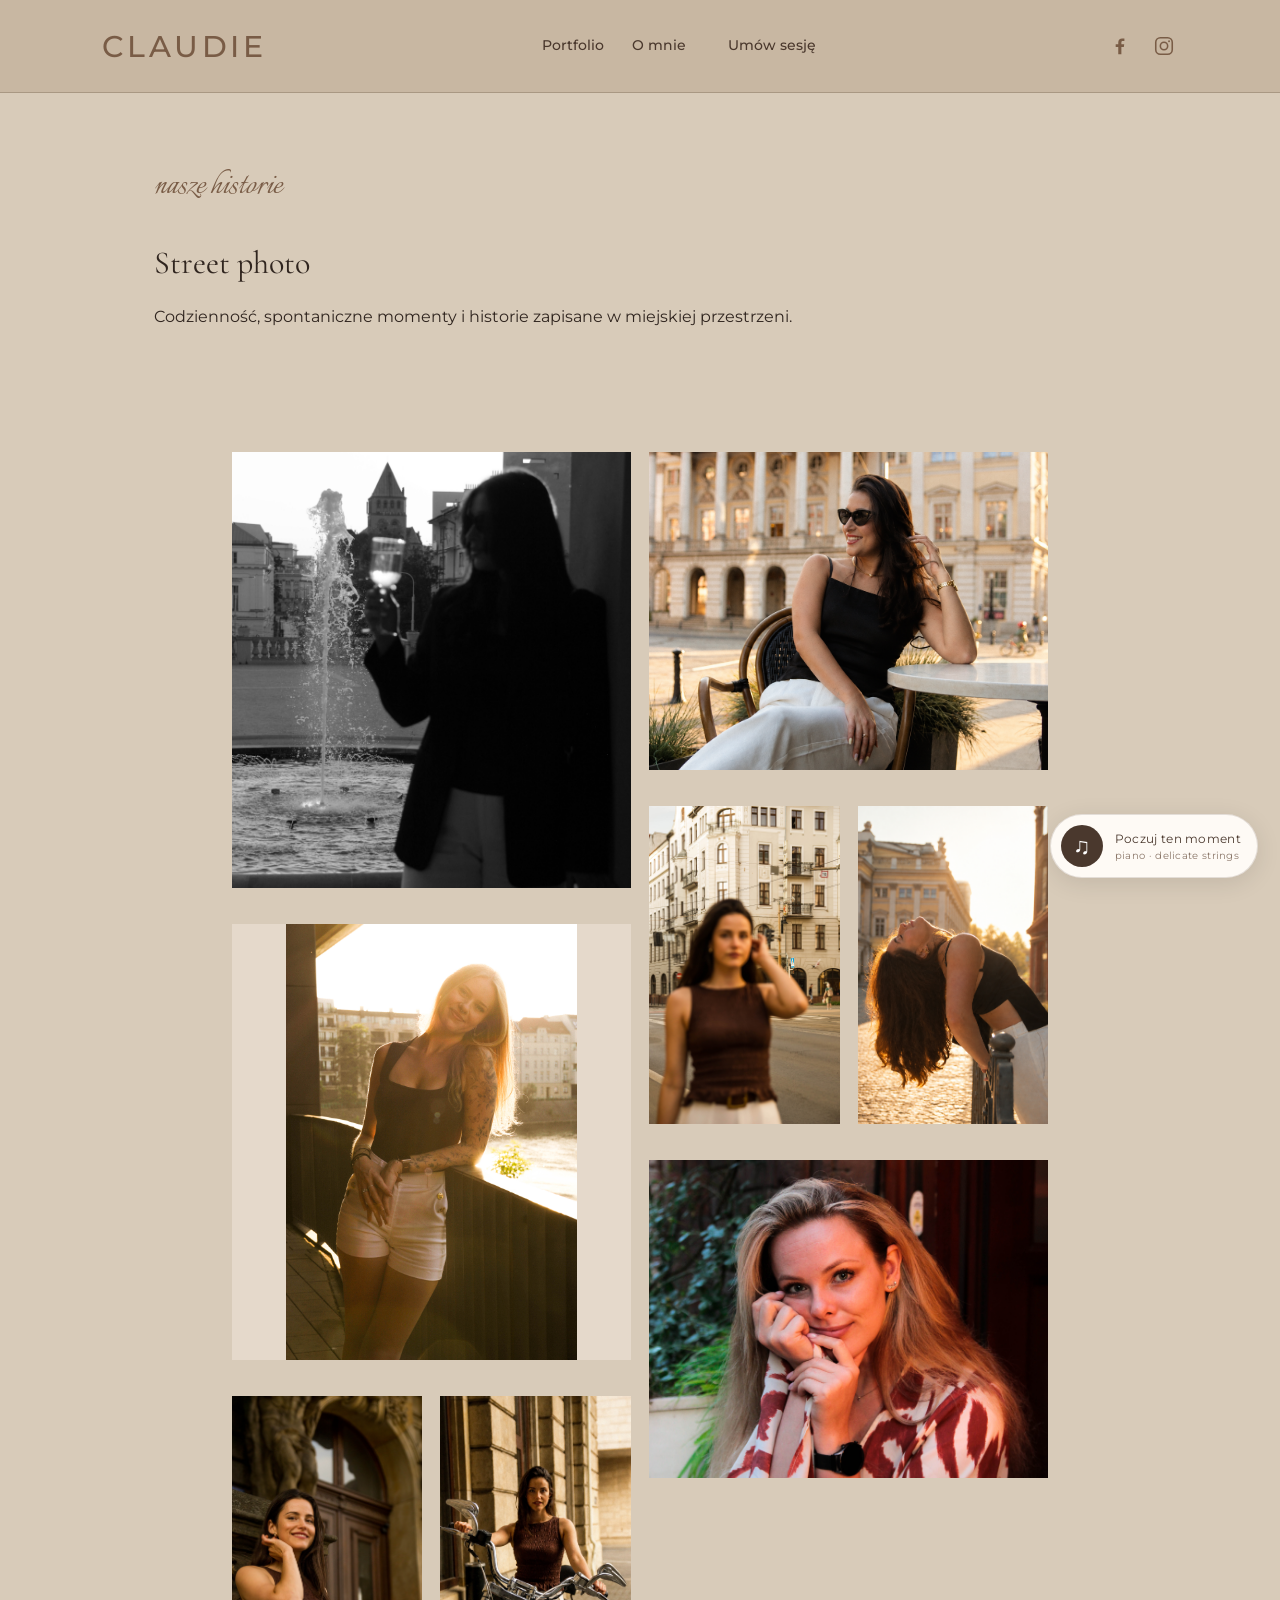
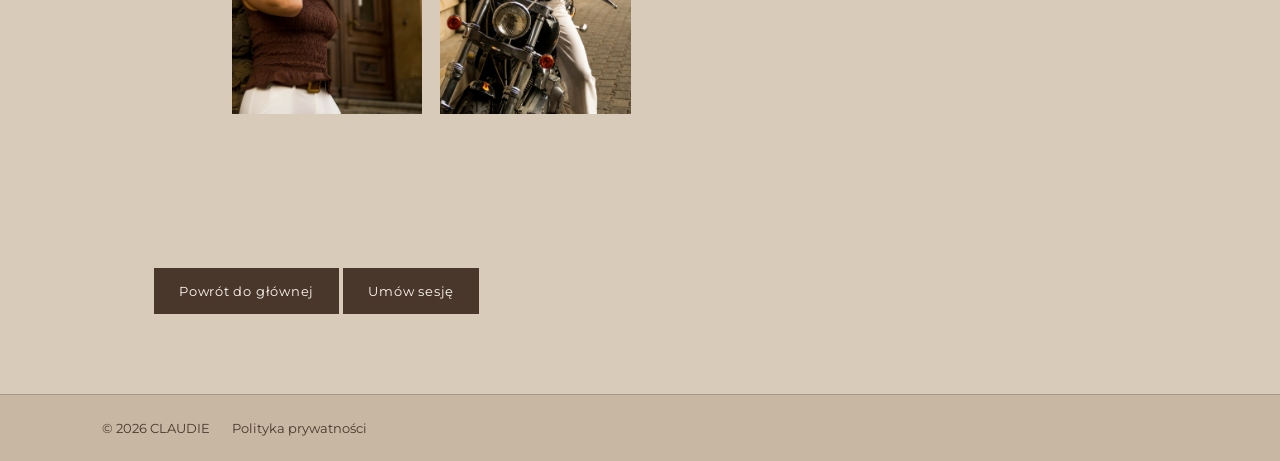
<file: street-photo.html>
<!DOCTYPE html>
<html lang="pl">
<head>
    <meta charset="UTF-8">
    <meta name="viewport" content="width=device-width, initial-scale=1.0">

    <title>Street Photo | CLAUDIE</title>
    <meta name="description" content="Zobacz galerię street photo Klaudii Stawskiej – CLAUDIE. Codzienność, spontaniczne momenty i historie zapisane w miejskiej przestrzeni.">

    <link rel="icon" href="favicon.svg" type="image/svg+xml">
    <link rel="icon" href="favicon-32.png" type="image/png" sizes="32x32">
    <link rel="icon" href="favicon.ico" sizes="48x48">
    <link rel="apple-touch-icon" href="apple-touch-icon.png">
    <link rel="stylesheet" href="style.css">
</head>
<body>

    <nav>
    <a href="index.html" class="logo">CLAUDIE</a>

<div class="nav-links">
    <details class="nav-dropdown">
        <summary>Portfolio</summary>
        <div class="dropdown-menu">
            <a href="plenerowe.html">Plenerowe</a>
            <a href="street-photo.html">Street photo</a>
            <a href="wizerunkowe.html">Wizerunkowe</a>
        </div>
    </details>

    <a href="o-mnie.html">O mnie</a>
    <a href="kontakt.html" class="nav-cta">Umów sesję</a>
</div>

<div class="social-icons">
    <a href="https://www.facebook.com/profile.php?id=61554901435220"
       target="_blank" rel="noopener noreferrer" aria-label="Facebook">
        <svg viewBox="0 0 24 24" aria-hidden="true">
            <path d="M13.5 21v-8h2.7l.4-3h-3.1V8.1c0-.9.3-1.5 1.6-1.5h1.7V3.9c-.3 0-1.3-.1-2.5-.1-2.5 0-4.2 1.5-4.2 4.3V10H7.3v3h2.8v8z"/>
        </svg>
    </a>

    <a href="https://www.instagram.com/picyourchic/"
       target="_blank" rel="noopener noreferrer" aria-label="Instagram">
        <svg viewBox="0 0 24 24" aria-hidden="true">
            <rect x="3" y="3" width="18" height="18" rx="5"/>
            <circle cx="12" cy="12" r="4"/>
            <circle class="instagram-dot" cx="17.5" cy="6.8" r="1"/>
        </svg>
    </a>
</div>

</nav>

    <main class="portfolio-page">

        <header class="portfolio-page-heading">
            <p class="script-label">nasze historie</p>
            <h1>Street photo</h1>
            <p>Codzienność, spontaniczne momenty i historie zapisane w miejskiej przestrzeni.</p>
        </header>

        <section class="photo-gallery" aria-label="Galeria Street photo">

            <a class="photo-item" href="images/street-photo/street01.jpeg">
                <img src="images/street-photo/street01.jpeg" alt="Street photo – zdjęcie 1">
            </a>

            <a class="photo-item" href="images/street-photo/street02.png">
                <img src="images/street-photo/street02.png" alt="Street photo – zdjęcie 2">
            </a>

            <a class="photo-item" href="images/street-photo/street03.jpg">
                <img src="images/street-photo/street03.jpg" alt="Street photo – zdjęcie 3">
            </a>

            <a class="photo-item" href="images/street-photo/street04.png">
                <img src="images/street-photo/street04.png" alt="Street photo – zdjęcie 4">
            </a>

            <a class="photo-item" href="images/street-photo/street05.jpg">
                <img src="images/street-photo/street05.jpg" alt="Street photo – zdjęcie 5">
            </a>

            <a class="photo-item" href="images/street-photo/street06.jpeg">
                <img src="images/street-photo/street06.jpeg" alt="Street photo – zdjęcie 6">
            </a>

            <a class="photo-item" href="images/street-photo/street07.jpg">
                <img src="images/street-photo/street07.jpg" alt="Street photo – zdjęcie 7">
            </a>

            <a class="photo-item" href="images/street-photo/street08.png">
                <img src="images/street-photo/street08.png" alt="Street photo – zdjęcie 8">
            </a>

        </section>

        <div class="portfolio-back">
            <a class="button" href="index.html">Powrót do głównej</a>
            <a class="button" href="kontakt.html">Umów sesję</a>
        </div>

    </main>

    <footer class="site-footer">
        <span>© 2026 CLAUDIE</span>
        <a href="polityka-prywatnosci.html">Polityka prywatności</a>
    </footer>

    
<script src="lightbox.js"></script>
<div class="music-player">
  <button
    id="music-toggle"
    class="music-button"
    type="button"
    aria-label="Włącz muzykę"
  >
    ♫
  </button>

  <div class="music-label">
    <span>Poczuj ten moment</span>
    <small>piano · delicate strings</small>
  </div>

  <audio id="site-music" loop preload="none">
    <source src="music/poczuj-ten-moment.mp3" type="audio/mpeg">
  </audio>
</div>

<script src="music-player.js"></script>
<script src="site-navigation.js" data-site-navigation></script>
</body>
</html>
</file>
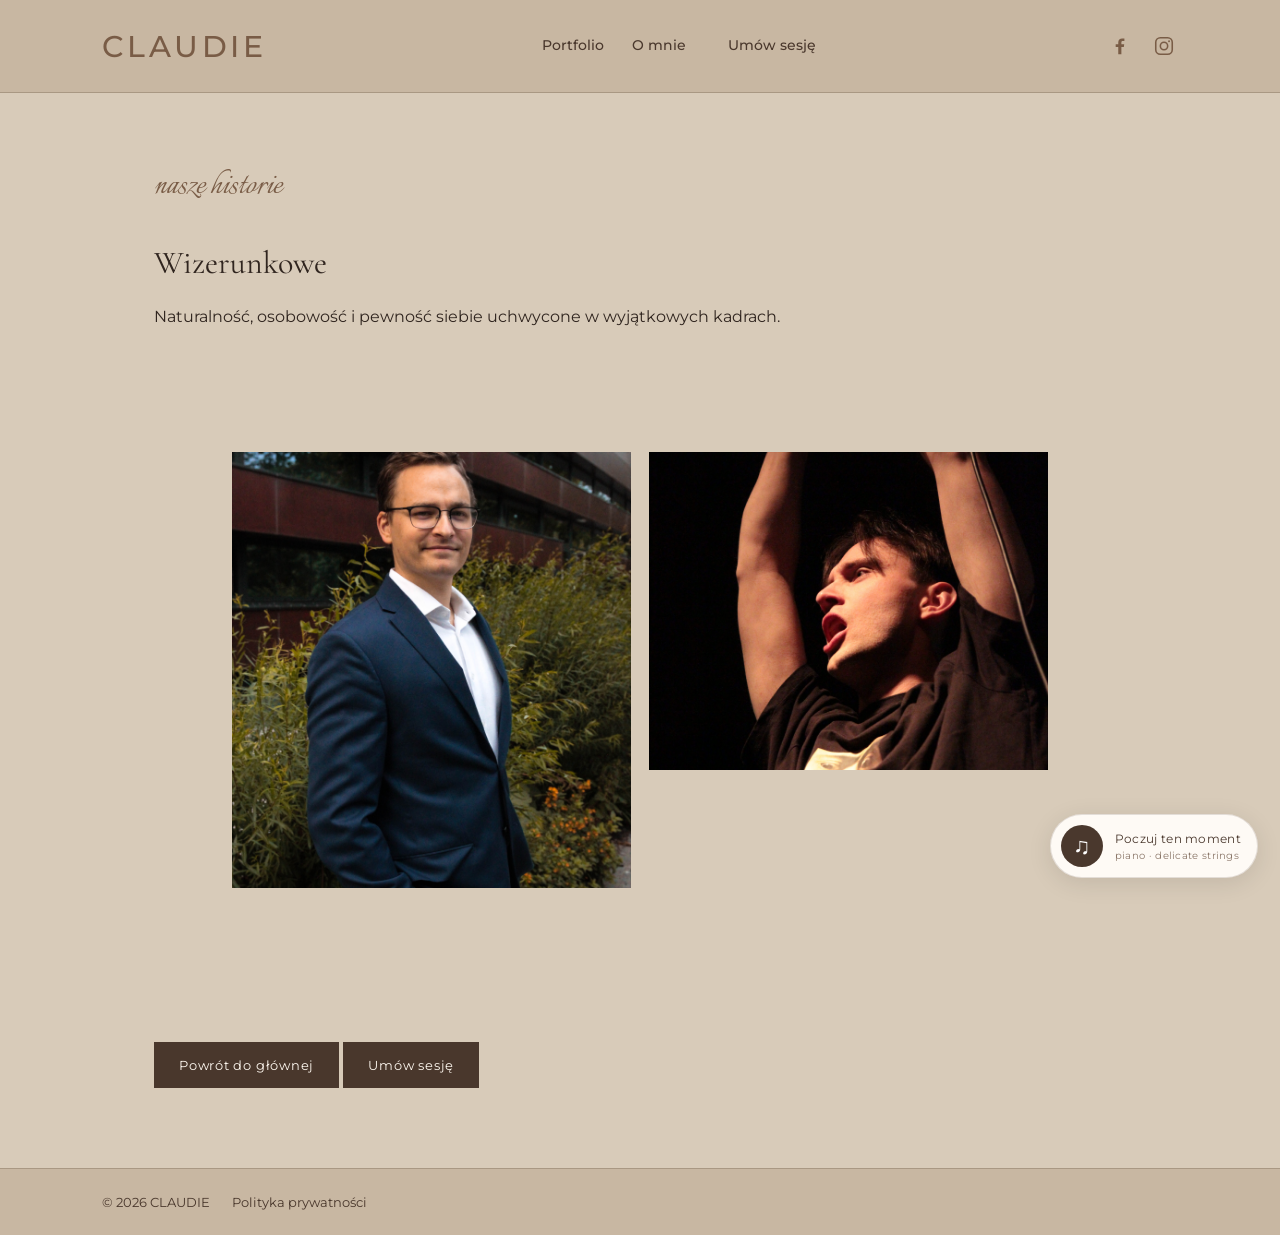
<file: wizerunkowe.html>
<!DOCTYPE html>
<html lang="pl">
<head>
    <meta charset="UTF-8">
    <meta name="viewport" content="width=device-width, initial-scale=1.0">

    <title>Fotografia wizerunkowa | CLAUDIE</title>
    <meta name="description" content="Fotografia wizerunkowa Klaudii Stawskiej – CLAUDIE. Naturalność, osobowość i pewność siebie uchwycone w wyjątkowych kadrach.">

    <link rel="icon" href="favicon.svg" type="image/svg+xml">
    <link rel="icon" href="favicon-32.png" type="image/png" sizes="32x32">
    <link rel="icon" href="favicon.ico" sizes="48x48">
    <link rel="apple-touch-icon" href="apple-touch-icon.png">
    <link rel="stylesheet" href="style.css">
</head>
<body>

    <nav>
    <a href="index.html" class="logo">CLAUDIE</a>

<div class="nav-links">
    <details class="nav-dropdown">
        <summary>Portfolio</summary>
        <div class="dropdown-menu">
            <a href="plenerowe.html">Plenerowe</a>
            <a href="street-photo.html">Street photo</a>
            <a href="wizerunkowe.html">Wizerunkowe</a>
        </div>
    </details>

    <a href="o-mnie.html">O mnie</a>
    <a href="kontakt.html" class="nav-cta">Umów sesję</a>
</div>

<div class="social-icons">
    <a href="https://www.facebook.com/profile.php?id=61554901435220" target="_blank" rel="noopener noreferrer" aria-label="Facebook">
        <svg viewBox="0 0 24 24" aria-hidden="true">
            <path d="M13.5 21v-8h2.7l.4-3h-3.1V8.1c0-.9.3-1.5 1.6-1.5h1.7V3.9c-.3 0-1.3-.1-2.5-.1-2.5 0-4.2 1.5-4.2 4.3V10H7.3v3h2.8v8z"/>
        </svg>
    </a>
    <a href="https://www.instagram.com/picyourchic/" target="_blank" rel="noopener noreferrer" aria-label="Instagram">
        <svg viewBox="0 0 24 24" aria-hidden="true">
            <rect x="3" y="3" width="18" height="18" rx="5"/>
            <circle cx="12" cy="12" r="4"/>
            <circle class="instagram-dot" cx="17.5" cy="6.8" r="1"/>
        </svg>
    </a>
</div>

</nav>

    <main class="portfolio-page">

        <header class="portfolio-page-heading">
            <p class="script-label">nasze historie</p>
            <h1>Wizerunkowe</h1>
            <p>Naturalność, osobowość i pewność siebie uchwycone w wyjątkowych kadrach.</p>
        </header>

        <section class="photo-gallery" aria-label="Galeria fotografii wizerunkowej">

            <a class="photo-item" href="images/wizerunkowe/wizerunek1.jpg">
                <img
                    src="images/wizerunkowe/wizerunek1.jpg"
                    alt="Fotografia wizerunkowa – zdjęcie 1"
                >
            </a>

            <a class="photo-item" href="images/wizerunkowe/wizerunek2.jpg">
                <img
                    src="images/wizerunkowe/wizerunek2.jpg"
                    alt="Fotografia wizerunkowa – zdjęcie 2"
                >
            </a>

        </section>

        <div class="portfolio-back">
            <a class="button" href="index.html">Powrót do głównej</a>
            <a class="button" href="kontakt.html">Umów sesję</a>
        </div>

    </main>

    <footer class="site-footer">
        <span>© 2026 CLAUDIE</span>
        <a href="polityka-prywatnosci.html">Polityka prywatności</a>
    </footer>

   
<script src="lightbox.js"></script>
<div class="music-player">
  <button
    id="music-toggle"
    class="music-button"
    type="button"
    aria-label="Włącz muzykę"
  >
    ♫
  </button>

  <div class="music-label">
    <span>Poczuj ten moment</span>
    <small>piano · delicate strings</small>
  </div>

  <audio id="site-music" loop preload="none">
    <source src="music/poczuj-ten-moment.mp3" type="audio/mpeg">
  </audio>
</div>

<script src="music-player.js"></script>
<script src="site-navigation.js" data-site-navigation></script>
</body>
</html>
</file>
<file: style.css>
/* ========================================
   FONTY HOSTOWANE LOKALNIE (folder /fonts)
   Pliki woff: montserrat.woff, cormorant-garamond.woff,
   italianno.woff — podzbiór latin + latin-ext (polskie znaki)
======================================== */

@font-face {
    font-family: 'Montserrat';
    font-style: normal;
    font-weight: 100 900;
    font-display: swap;
    src: url('fonts/montserrat.woff') format('woff');
}

@font-face {
    font-family: 'Cormorant Garamond';
    font-style: normal;
    font-weight: 300 700;
    font-display: swap;
    src: url('fonts/cormorant-garamond.woff') format('woff');
}

@font-face {
    font-family: 'Italianno';
    font-style: normal;
    font-weight: 400;
    font-display: swap;
    src: url('fonts/italianno.woff') format('woff');
}



/* ========================================
   1. USTAWIENIA GLOBALNE
======================================== */

* {
    box-sizing: border-box;
}

html {
    scroll-behavior: smooth;
    scroll-padding-top: 20px;
}

body {
    margin: 0;
    font-family: 'Montserrat', sans-serif;
    background-color: #D8CBB9;
    color: #30251F;
}

img {
    max-width: 100%;
}

h1,
h2 {
    font-family: 'Cormorant Garamond', serif;
    font-weight: 400;
}

h2 {
    font-size: 42px;
    color: #49372C;
}

p {
    line-height: 1.8;
}


/* ========================================
   2. MENU GŁÓWNE
======================================== */

nav {
    display: flex;
    align-items: center;
    justify-content: space-between;
    gap: 24px;
    padding: 24px 8%;
    background-color: #C8B7A2;
    border-bottom: 1px solid #A99883;
}

.logo {
    font-family: 'Montserrat', sans-serif;
    font-size: 30px;
    font-weight: 500;
    font-style: normal;
    letter-spacing: 0.12em;
    color: #795C46;
    white-space: nowrap;
    text-decoration: none;
}

.nav-links {
    display: flex;
    align-items: center;
    gap: 28px;
}

.nav-links a {
    color: #4A382D;
    text-decoration: none;
    transition: color 0.2s ease;
}

.nav-links a:hover {
    color: #A17B5B;
}

/* Przycisk Umów sesję */

.nav-links .nav-cta {
    padding: 12px 20px;
    border: none;
    color: #6B5143;
    text-decoration: none;
    transition: background-color 0.3s ease,
                color 0.3s ease;
}

.nav-links .nav-cta:hover {
    background-color: #6B5143;
    color: #FFFFFF;
}

/* Ikony mediów społecznościowych */

.social-icons {
    display: flex;
    align-items: center;
    gap: 16px;
}

.social-icons a {
    display: inline-flex;
    align-items: center;
    justify-content: center;
    width: 28px;
    height: 28px;
    color: #795C46;
    transition: color 0.2s ease,
                transform 0.2s ease;
}

.social-icons a:hover {
    color: #A17B5B;
    transform: translateY(-2px);
}

.social-icons svg {
    width: 22px;
    height: 22px;
    fill: none;
    stroke: currentColor;
    stroke-width: 1.7;
    stroke-linecap: round;
    stroke-linejoin: round;
}

/* Facebook */

.social-icons a:first-child svg {
    fill: currentColor;
    stroke: none;
}

/* Kropka Instagrama */

.social-icons .instagram-dot {
    fill: currentColor;
    stroke: none;
}


/* ========================================
   3. ZDJĘCIE POWITALNE CLAUDIE
======================================== */

.brand-hero {
    min-height: 85vh;
    display: flex;
    align-items: center;
    justify-content: center;
    padding: 0 20px;
    text-align: center;
    color: #FFFFFF;

    background-image:
        linear-gradient(
            rgba(35, 25, 19, 0.35),
            rgba(35, 25, 19, 0.35)
        ),
        url('images/title.jpeg');

    background-size: cover;
    background-position: center;
    background-repeat: no-repeat;
}

.brand-title {
    transform: translateY(-65px);
}

.brand-title h1 {
    font-family: 'Montserrat', sans-serif;
    font-size: clamp(60px, 10vw, 115px);
    font-weight: 400;
    font-style: normal;
    line-height: 1.08;
    letter-spacing: 0.18em;
    color: #FFFFFF;
    margin: 0;
    padding-left: 0.18em;
}

.brand-title .brand-name {
    font-family: 'Montserrat', sans-serif;
    font-size: clamp(18px, 2vw, 25px);
    letter-spacing: 0.08em;
    color: #FFFFFF;
    margin: 12px 0 0;
}

.brand-title .brand-tagline {
    position: static;
    font-family: 'Italianno', cursive;
    font-size: clamp(36px, 4vw, 50px);
    font-weight: 400;
    letter-spacing: 0.04em;
    margin: 180px 0 0;
    color: #FFFFFF;
}


/* ========================================
   4. GŁÓWNA SEKCJA ZE ZDJĘCIEM
======================================== */

.hero {
    min-height: 75vh;
    padding: 70px 6%;
    display: flex;
    justify-content: space-between;
    align-items: center;
    gap: 40px;
    background: linear-gradient(
        135deg,
        #C3AF98,
        #E0D4C4
    );
}

.hero-text {
    flex: 1;
    min-width: 0;
}

.hero-text p {
    color: #49372C;
    font-size: 16px;
}

.hero-text h2 {
    font-size: clamp(36px, 4.5vw, 58px);
    line-height: 1.2;
    margin: 16px 0 24px;
}

.hero-image {
    display: block;
    width: 52%;
    max-width: 1000px;
    height: auto;
    object-fit: contain;

    /* Zaokrąglona góra jak łuk okna */
    border-radius: 50% 50% 0 0 / 30% 30% 0 0;
}

/* Przyciski na stronie */

.button {
    display: inline-block;
    padding: 15px 25px;
    margin-top: 16px;
    border: none;
    background-color: #49372C;
    color: #FFF9F1;
    font-family: 'Montserrat', sans-serif;
    font-size: 13px;
    letter-spacing: 0.06em;
    text-decoration: none;
    cursor: pointer;
    transition: background-color 0.2s ease;
}

.button:hover {
    background-color: #70533F;
}

/* Ozdobny, pisany akcent */

.script-font {
    font-family: 'Italianno', cursive;
    font-weight: 400;
    font-size: 1.5em;
}


/* ========================================
   5. WSPÓLNE USTAWIENIA SEKCJI
======================================== */

section {
    padding: 70px 8%;
}

.script-label {
    font-family: 'Italianno', cursive;
    font-size: 38px;
    font-weight: 400;
    color: #795C46;
    margin: 0 0 8px;
}

#o-mnie {
    background-color: #D8CBB9;
    color: #30251F;
}

#o-mnie h2 {
    color: #49372C;
}

#o-mnie p {
    color: #49372C;
    line-height: 1.8;
}


/* ========================================
   6. PORTFOLIO
======================================== */

#portfolio.portfolio {
    padding: 100px 8%;
    background-color: #F0E8DD;
    color: #30251F;
}

.portfolio-heading {
    max-width: 750px;
    margin: 0 auto 50px;
    text-align: center;
}

.portfolio-heading h2 {
    font-size: clamp(38px, 5vw, 60px);
    font-weight: 400;
    line-height: 1.1;
    color: #30251F;
    margin: 0 0 22px;
}

.portfolio-description {
    max-width: 520px;
    margin: 0 auto;
    font-size: 15px;
    line-height: 1.9;
    color: #49372C;
}

/* Nieregularna galeria w stylu magazynu */

.gallery {
    display: grid;
    display: grid;
    grid-template-columns: 1fr;
    gap: 30px;
    width: 100%;
    max-width: 750px;
    margin: 0 auto;
}

.gallery img {
    display: block;
    width: 100%;
    height: auto;
    object-fit: contain;
    border-radius: 6px;
}

/* Duży kadr po lewej */

.gallery img:first-child {
    grid-row: 1 / 3;
    min-height: 580px;
}

/* Pozostałe kadry po prawej */

.gallery img:nth-child(2),
.gallery img:nth-child(3) {
    min-height: 280px;
}


/* ========================================
   7. KONTAKT I FORMULARZ
======================================== */

.contact-section {
    padding: 100px 20px;
    background-color: #F5F0E9;
    color: #49392F;
}

.contact-heading {
    max-width: 650px;
    margin: 0 auto 45px;
    text-align: center;
}

.contact-heading h2 {
    font-size: clamp(36px, 5vw, 58px);
    font-weight: 400;
    margin: 10px 0 20px;
}

.contact-heading p {
    line-height: 1.8;
}

.contact-form {
    max-width: 700px;
    margin: 0 auto;
}

.form-row {
    display: grid;
    grid-template-columns: 1fr 1fr;
    gap: 20px;
}

.form-group {
    display: flex;
    flex-direction: column;
    gap: 9px;
    margin-bottom: 22px;
}

.form-group label {
    font-size: 13px;
    letter-spacing: 0.04em;
}

.form-group input,
.form-group select,
.form-group textarea {
    width: 100%;
    padding: 15px;
    border: 1px solid #D5C8BB;
    border-radius: 0;
    background-color: #FFFDF9;
    color: #49392F;
    font-family: 'Montserrat', sans-serif;
    font-size: 14px;
}

.form-group input:focus,
.form-group select:focus,
.form-group textarea:focus {
    outline: 1px solid #8C7160;
    border-color: #8C7160;
}

.form-group textarea {
    resize: vertical;
    line-height: 1.7;
}

.contact-form .button {
    margin-top: 4px;
}


/* ========================================
   8. STOPKA
======================================== */

footer {
    padding: 25px 8%;
    background-color: #C8B7A2;
    color: #49372C;
    border-top: 1px solid #A99883;
    font-size: 13px;
}


/* ========================================
   9. WERSJA MOBILNA
======================================== */

@media (max-width: 600px) {

    /* Menu */

    nav {
        flex-wrap: wrap;
        gap: 16px;
        padding: 20px 6%;
    }

    .logo {
        font-size: 25px;
    }

    .nav-links {
        display: flex;
        flex-wrap: wrap;
        gap: 16px;
    }

    .nav-links a {
        font-size: 13px;
    }

    .nav-links .nav-cta {
        padding: 8px 12px;
    }

    .social-icons {
        gap: 12px;
    }

    /* Zdjęcie powitalne */

    .brand-hero {
        min-height: 75vh;
        background-position: center;
    }

    .brand-title {
    transform: translateY(-45px);
}

.brand-title h1 {
    font-size: 48px;
    letter-spacing: 0.12em;
    padding-left: 0.12em;
}

.brand-title .brand-name {
    font-size: 16px;
    margin-top: 10px;
}

.brand-title .brand-tagline {
    font-size: 34px;
    margin-top: 140px;
    }

    /* Główna sekcja */

    .hero {
        min-height: auto;
        padding: 50px 6%;
        flex-direction: column;
        align-items: stretch;
        gap: 30px;
    }

    .hero-text h2 {
        font-size: 38px;
    }

    .hero-image {
        width: 100%;
        height: auto;
        max-width: 100%;
        aspect-ratio: 4 / 3;
        border-radius: 6px;
    }

    /* Pozostałe sekcje */

    section {
        padding: 60px 6%;
    }

    h2 {
        font-size: 36px;
    }

    .script-label {
        font-size: 34px;
    }

    /* Portfolio */

    #portfolio.portfolio {
        padding: 60px 6%;
    }

    .portfolio-heading {
        margin-bottom: 35px;
    }

    .portfolio-heading h2 {
        font-size: 40px;
    }

    .gallery {
        grid-template-columns: 1fr;
        grid-template-rows: auto;
        gap: 18px;
    }

    .gallery img,
    .gallery img:first-child,
    .gallery img:nth-child(2),
    .gallery img:nth-child(3) {
        grid-row: auto;
        height: auto;
        min-height: 0;
        aspect-ratio: 4 / 5;
        object-fit: cover;
    }

    /* Formularz */

    .contact-section {
        padding: 65px 6%;
    }

    .contact-heading {
        margin-bottom: 35px;
    }

    .contact-heading h2 {
        font-size: 40px;
    }

    .form-row {
        grid-template-columns: 1fr;
        gap: 0;
    }

    .form-group input,
    .form-group select,
    .form-group textarea {
        padding: 14px;
    }

    /* Stopka */

    footer {
        padding: 22px 6%;
    }
}
/* KARTY KATEGORII PORTFOLIO */
#portfolio .gallery {
    display: grid;
    grid-template-columns: repeat(3, minmax(0, 1fr));
    gap: 20px;
    width: 100%;
    max-width: none;
    margin: 0 auto;
}

#portfolio .portfolio-card {
    position: relative;
    display: flex;
    align-items: center;
    justify-content: center;
    overflow: hidden;
    width: 100%;
    aspect-ratio: 3 / 4;
    background: #E3D8CB;
    color: #FFFFFF;
    text-decoration: none;
    border-radius: 0;
}

#portfolio .portfolio-card img {
    display: block;
    width: 100%;
    height: 100%;
    object-fit: contain;
    transition: transform 0.4s ease;
}

#portfolio .portfolio-card:hover img {
    transform: scale(1.02);
}

#portfolio .portfolio-card span {
    position: absolute;
    left: 0;
    right: 0;
    bottom: 0;
    padding: 35px 10px 22px;
    text-align: center;
    font-family: 'Montserrat', sans-serif;
    font-size: 18px;
    letter-spacing: 0.06em;
    color: #FFFFFF;
    background: linear-gradient(
        transparent,
        rgba(25, 20, 16, 0.75)
    );
}

@media (max-width: 600px) {
    #portfolio .gallery {
        grid-template-columns: 1fr;
        gap: 24px;
    }

    #portfolio .portfolio-card {
        aspect-ratio: auto;
        min-height: 0;
    }

    #portfolio .portfolio-card img {
        width: 100%;
        height: auto;
        object-fit: contain;
    }
}
/* ZMNIEJSZENIE ZDJĘĆ W GALERII PLENEROWEJ */
.portfolio-page {
    max-width: 1100px;
    margin: 0 auto;
    padding: 60px 5% 80px;
}

.photo-gallery {
    columns: 3;
    column-gap: 18px;
}

.photo-item {
    margin-bottom: 18px;
}

.photo-item img {
    display: block;
    width: 100%;
    height: auto;
}
.photo-item {
    display: block;
    overflow: hidden;
    break-inside: avoid;
    cursor: zoom-in;
}

.photo-item img {
    display: block;
    width: 100%;
    height: auto;
    transition: transform 0.35s ease;
}

.photo-item:hover img {
    transform: scale(1.06);
}
/* ========================================
   NOWE MENU CLAUDIE
======================================== */

nav {
    position: relative;
    z-index: 100;
}

.nav-links {
    display: flex;
    align-items: center;
    justify-content: center;
    gap: 28px;
}

.nav-links > a,
.nav-dropdown > summary {
    display: inline-flex;
    align-items: center;
    justify-content: center;
    gap: 6px;
    min-height: 44px;
    padding: 10px 0;
    font-family: 'Montserrat', sans-serif;
    font-size: 14px;
    font-weight: 500;
    line-height: 1.4;
    color: #4A382D;
    text-decoration: none;
    white-space: nowrap;
    cursor: pointer;
    transition: color 0.2s ease;
}

.nav-links > a:hover,
.nav-dropdown > summary:hover {
    color: #A17B5B;
}

/* Umów sesję — ten sam rozmiar tekstu */

.nav-links > .nav-cta {
    padding: 10px 14px;
    border: 1px solid #795C46;
}

.nav-links > .nav-cta:hover {
    background-color: #6B5143;
    color: #FFFFFF;
}

/* Rozwijane Portfolio */

.nav-dropdown {
    position: relative;
}

.nav-dropdown > summary {
    list-style: none;
}

.nav-dropdown > summary::-webkit-details-marker {
    display: none;
}


.dropdown-menu {
    position: absolute;
    top: calc(100% - 2px);
    left: -14px;
    min-width: 190px;
    padding: 8px 0;
    background: #F5F0E9;
    border: 1px solid #D5C8BB;
    box-shadow: 0 8px 20px rgba(48, 37, 31, 0.12);
    z-index: 200;
}

.dropdown-menu a {
    display: block;
    padding: 12px 16px;
    font-family: 'Montserrat', sans-serif;
    font-size: 13px;
    line-height: 1.5;
    color: #4A382D;
    text-decoration: none;
    white-space: nowrap;
    transition: background-color 0.2s ease,
                color 0.2s ease;
}

.dropdown-menu a:hover,
.dropdown-menu a:focus-visible {
    background-color: #E5D9CB;
    color: #795C46;
}

/* Na komputerze menu otwiera się po najechaniu */

@media (hover: hover) and (pointer: fine) {
    .nav-dropdown:hover .dropdown-menu {
        display: block;
    }


}

/* Menu na telefonie */

@media (max-width: 600px) {
    nav {
        justify-content: space-between;
        gap: 12px;
    }

    .nav-links {
        width: 100%;
        justify-content: center;
        flex-wrap: wrap;
        gap: 8px 18px;
    }

    .nav-links > a,
    .nav-dropdown > summary {
        min-height: 40px;
        font-size: 13px;
    }

    .nav-links > .nav-cta {
        padding: 8px 12px;
    }

    .dropdown-menu {
        left: 0;
        min-width: 175px;
    }
}

.nav-links > .nav-cta {
    border: none;
}

.nav-links > a,
.nav-links > .nav-dropdown > summary {
    font-family: 'Montserrat', sans-serif;
    font-size: 14px;
    font-weight: 500;
    line-height: 1.4;
    text-transform: none;
}
/* Spójna nawigacja na komputerze i telefonie */
.nav-links > a,
.nav-links > .nav-dropdown > summary {
    font-family: 'Montserrat', sans-serif;
    font-size: 14px;
    font-weight: 500;
    line-height: 1.4;
    text-transform: none;
}

.nav-links > .nav-cta {
    border: none;
}

@media (max-width: 600px) {
    .nav-links > a,
    .nav-links > .nav-dropdown > summary {
        font-size: 13px;
    }
}
/* ========================================
   STREET PHOTO — UKŁAD ARTYSTYCZNY
======================================== */

.portfolio-page .photo-gallery {
    display: grid;
    grid-template-columns: repeat(4, minmax(0, 1fr));
    grid-auto-flow: dense;
    grid-auto-rows: 100px;
    gap: 18px;
    margin: 50px auto;
    max-width: 1200px;
    align-items: stretch;
}

.portfolio-page .photo-gallery .photo-item {
    display: block;
    min-width: 0;
    overflow: hidden;
    background: #E5D9CB;
}

.portfolio-page .photo-gallery .photo-item img {
    display: block;
    width: 100%;
    height: 100%;
    object-fit: cover;
    transition: transform 0.5s ease;
}

.portfolio-page .photo-gallery .photo-item:hover img {
    transform: scale(1.035);
}

/* Różne rozmiary zdjęć */

.portfolio-page .photo-gallery .photo-item:nth-child(1) {
    grid-column: span 2;
    grid-row: span 4;
}

.portfolio-page .photo-gallery .photo-item:nth-child(2) {
    grid-column: span 2;
    grid-row: span 3;
}

.portfolio-page .photo-gallery .photo-item:nth-child(3) {
    grid-column: span 1;
    grid-row: span 3;
}

.portfolio-page .photo-gallery .photo-item:nth-child(4) {
    grid-column: span 1;
    grid-row: span 3;
}

.portfolio-page .photo-gallery .photo-item:nth-child(5) {
    grid-column: span 2;
    grid-row: span 4;
}

.portfolio-page .photo-gallery .photo-item:nth-child(6) {
    grid-column: span 2;
    grid-row: span 3;
}

.portfolio-page .photo-gallery .photo-item:nth-child(7) {
    grid-column: span 1;
    grid-row: span 3;
}

.portfolio-page .photo-gallery .photo-item:nth-child(8) {
    grid-column: span 1;
    grid-row: span 3;
}

/* Telefony */

@media (max-width: 600px) {
    .portfolio-page .photo-gallery {
        grid-template-columns: repeat(2, minmax(0, 1fr));
        grid-auto-rows: 85px;
        gap: 10px;
        margin: 30px 0;
    }

    .portfolio-page .photo-gallery .photo-item:nth-child(1) {
        grid-column: span 2;
        grid-row: span 4;
    }

    .portfolio-page .photo-gallery .photo-item:nth-child(2) {
        grid-column: span 1;
        grid-row: span 3;
    }

    .portfolio-page .photo-gallery .photo-item:nth-child(3) {
        grid-column: span 1;
        grid-row: span 3;
    }

    .portfolio-page .photo-gallery .photo-item:nth-child(4) {
        grid-column: span 2;
        grid-row: span 3;
    }

    .portfolio-page .photo-gallery .photo-item:nth-child(5) {
        grid-column: span 1;
        grid-row: span 3;
    }

    .portfolio-page .photo-gallery .photo-item:nth-child(6) {
        grid-column: span 1;
        grid-row: span 3;
    }

    .portfolio-page .photo-gallery .photo-item:nth-child(7) {
        grid-column: span 2;
        grid-row: span 3;
    }

    .portfolio-page .photo-gallery .photo-item:nth-child(8) {
        grid-column: span 2;
        grid-row: span 4;
    }
}

/* Street photo 05 — ochrona kadru głowy */
.portfolio-page .photo-gallery .photo-item:nth-child(5) img {
    object-fit: contain;
}
/* ========================================
   CLAUDIE — OBRÓT KART PORTFOLIO 3D
   Zachowuje oryginalne proporcje 3:4
======================================== */

#portfolio .portfolio-card.flip-card {
    display: block;
    position: relative;
    width: 100%;
    aspect-ratio: 3 / 4;
    height: auto;
    min-height: 0;
    perspective: 1200px;
    overflow: visible;
}

#portfolio .flip-card .flip-card-inner {
    position: absolute;
    inset: 0;
    width: 100%;
    height: 100%;
    transform-style: preserve-3d;
    transition: transform 0.8s ease;
}

#portfolio .flip-card:hover .flip-card-inner,
#portfolio .flip-card:focus-visible .flip-card-inner {
    transform: rotateY(180deg);
}

#portfolio .flip-card .flip-card-front,
#portfolio .flip-card .flip-card-back {
    position: absolute;
    inset: 0;
    display: block;
    width: 100%;
    height: 100%;
    overflow: hidden;
    backface-visibility: hidden;
    -webkit-backface-visibility: hidden;
}

#portfolio .flip-card .flip-card-front {
    transform: rotateY(0deg);
}

#portfolio .flip-card .flip-card-back {
    transform: rotateY(180deg);
}

#portfolio .flip-card .flip-card-front img,
#portfolio .flip-card .flip-card-back img {
    display: block;
    width: 100%;
    height: 100%;
    max-width: none;
    object-fit: contain;
    transition: none;
}

#portfolio .flip-card .card-title {
    position: absolute;
    left: 0;
    right: 0;
    bottom: 0;
    z-index: 2;
    padding: 35px 10px 22px;
    color: #FFFFFF;
    text-align: center;
    font-family: 'Montserrat', sans-serif;
    font-size: 18px;
    letter-spacing: 0.06em;
    background: linear-gradient(
        transparent,
        rgba(25, 20, 16, 0.75)
    );
}

/* Telefon — zachowaj proporcje i pełną wysokość karty */

@media (max-width: 600px) {
    #portfolio .portfolio-card.flip-card {
        width: 100%;
        aspect-ratio: 3 / 4;
        height: auto;
        min-height: 0;
    }

    #portfolio .flip-card .flip-card-inner {
        position: absolute;
        inset: 0;
        height: 100%;
    }

    #portfolio .flip-card .flip-card-front img,
    #portfolio .flip-card .flip-card-back img {
        width: 100%;
        height: 100%;
        object-fit: contain;
    }

    #portfolio .flip-card .card-title {
        font-size: 15px;
        padding: 25px 8px 16px;
    }
}

@media (prefers-reduced-motion: reduce) {
    #portfolio .flip-card .flip-card-inner {
        transition: none;
    }
}
/* POPRAWKA MENU W PLIKU PLENEROWE.HTML */

.main-nav .menu-toggle {
    display: none;
    appearance: none;
    -webkit-appearance: none;
    border: 0;
    outline: none;
    box-shadow: none;
    background: transparent;
    padding: 8px;
    width: 42px;
    height: 42px;
    cursor: pointer;
}

.main-nav .menu-toggle span {
    display: block;
    width: 24px;
    height: 2px;
    margin: 5px auto;
    padding: 0;
    background: #333;
    position: static;
}

@media (max-width: 768px) {
    .main-nav .menu-toggle {
        display: block;
    }

    .main-nav {
        position: relative;
    }

    .main-nav .nav-links {
        display: none;
        width: 100%;
    }

    .main-nav .nav-links.menu-open {
        display: flex;
        flex-direction: column;
        align-items: center;
    }
}
/* ROZWIJANE MENU PORTFOLIO */

.main-nav .nav-dropdown {
    position: relative;
}

.main-nav .nav-dropdown-toggle {
    display: inline-flex;
    align-items: center;
    gap: 7px;
    padding: 10px 0;
    border: none;
    background: transparent;
    box-shadow: none;
    color: inherit;
    font: inherit;
    cursor: pointer;
}

.main-nav .dropdown-arrow {
    display: inline-block;
    transition: transform 0.2s ease;
}

.main-nav .nav-dropdown-toggle[aria-expanded="true"] .dropdown-arrow {
    transform: rotate(180deg);
}

.main-nav .nav-submenu {
    display: none;
    position: absolute;
    top: 100%;
    left: 0;
    min-width: 175px;
    padding: 8px 0;
    background: #fff;
    box-shadow: 0 8px 22px rgba(0, 0, 0, 0.12);
    z-index: 1000;
}

.main-nav .nav-dropdown.submenu-open .nav-submenu {
    display: flex;
    flex-direction: column;
}

.main-nav .nav-submenu a {
    display: block;
    padding: 10px 16px;
    color: #333;
    text-decoration: none;
    white-space: nowrap;
}

.main-nav .nav-submenu a:hover {
    background: #f3eee8;
}

/* Przyciski menu — bez białego prostokąta */

.main-nav .menu-toggle,
.main-nav .nav-dropdown-toggle {
    -webkit-appearance: none;
    appearance: none;
    border: none;
    outline-offset: 4px;
}

.main-nav .menu-toggle {
    background: transparent !important;
    box-shadow: none !important;
}

@media (max-width: 768px) {
    .main-nav .nav-dropdown {
        width: 100%;
        text-align: center;
    }

    .main-nav .nav-dropdown-toggle {
        justify-content: center;
    }

    .main-nav .nav-submenu {
        position: static;
        min-width: 0;
        width: 100%;
        box-shadow: none;
        background: transparent;
    }

    .main-nav .nav-submenu a {
        padding: 10px;
    }
}
/* =====================================
   CLAUDIE — WYRÓWNANIE GÓRNEJ NAWIGACJI
===================================== */

.main-nav {
    display: flex;
    align-items: center;
    justify-content: space-between;
    gap: 30px;
    width: 100%;
    box-sizing: border-box;
}

.main-nav .logo {
    flex: 0 0 auto;
    margin: 0;
}

.main-nav .nav-links {
    display: flex;
    align-items: center;
    justify-content: center;
    gap: 32px;
    margin: 0 auto;
    padding: 0;
}

.main-nav .nav-links > a,
.main-nav .nav-dropdown-toggle {
    display: inline-flex;
    align-items: center;
    justify-content: center;
    margin: 0;
    padding: 10px 0;
    line-height: 1.2;
    vertical-align: middle;
    white-space: nowrap;
}

.main-nav .nav-dropdown {
    display: flex;
    align-items: center;
    position: relative;
    margin: 0;
    padding: 0;
}

.main-nav .social-icons {
    display: flex;
    align-items: center;
    justify-content: flex-end;
    gap: 14px;
    flex: 0 0 auto;
    margin: 0;
}

.main-nav .social-icons a {
    display: flex;
    align-items: center;
    justify-content: center;
}

/* Menu mobilne */
@media (max-width: 768px) {
    .main-nav {
        flex-wrap: wrap;
        gap: 12px;
    }

    .main-nav .nav-links {
        gap: 18px;
    }

    .main-nav .nav-links.menu-open {
        align-items: center;
    }
}   
/* ========================================
   CLAUDIE — LIGHTBOX GALERII
======================================== */

.lightbox {
    position: fixed;
    inset: 0;
    z-index: 9999;
    display: flex;
    align-items: center;
    justify-content: center;
    padding: 60px 80px;
    background: rgba(12, 10, 9, 0.86);
    backdrop-filter: blur(5px);
    -webkit-backdrop-filter: blur(5px);
    opacity: 0;
    visibility: hidden;
    pointer-events: none;
    transition: opacity 0.25s ease, visibility 0.25s ease;
}

.lightbox.is-open {
    opacity: 1;
    visibility: visible;
    pointer-events: auto;
}

.lightbox-image {
    display: block;
    width: auto;
    height: auto;
    max-width: 100%;
    max-height: calc(100vh - 100px);
    object-fit: contain;
    box-shadow: 0 12px 50px rgba(0, 0, 0, 0.3);
    user-select: none;
    -webkit-user-drag: none;
}

.lightbox-close,
.lightbox-arrow {
    position: absolute;
    display: flex;
    align-items: center;
    justify-content: center;
    padding: 0;
    border: 1px solid rgba(255, 255, 255, 0.35);
    border-radius: 50%;
    background: rgba(20, 18, 16, 0.45);
    color: #fff;
    font-family: Arial, sans-serif;
    font-size: 30px;
    line-height: 1;
    cursor: pointer;
    transition: background 0.2s ease, transform 0.2s ease;
    -webkit-tap-highlight-color: transparent;
}

.lightbox-close:hover,
.lightbox-arrow:hover {
    background: rgba(255, 255, 255, 0.2);
}

.lightbox-close:focus-visible,
.lightbox-arrow:focus-visible {
    outline: 2px solid #fff;
    outline-offset: 4px;
}

.lightbox-close {
    top: 22px;
    right: 25px;
    width: 46px;
    height: 46px;
    font-size: 32px;
}

.lightbox-arrow {
    top: 50%;
    width: 48px;
    height: 48px;
    transform: translateY(-50%);
}

.lightbox-arrow:hover {
    transform: translateY(-50%) scale(1.06);
}

.lightbox-prev {
    left: 22px;
}

.lightbox-next {
    right: 22px;
}

.lightbox-counter {
    position: absolute;
    bottom: 20px;
    left: 50%;
    transform: translateX(-50%);
    color: rgba(255, 255, 255, 0.85);
    font-family: 'Montserrat', sans-serif;
    font-size: 12px;
    letter-spacing: 0.12em;
}

body.lightbox-open {
    overflow: hidden;
}

.photo-item {
    cursor: zoom-in;
}

@media (max-width: 600px) {
    .lightbox {
        padding: 55px 12px;
    }

    .lightbox-image {
        max-width: 100%;
        max-height: calc(100dvh - 130px);
    }

    .lightbox-close {
        top: 12px;
        right: 12px;
        width: 42px;
        height: 42px;
    }

    .lightbox-arrow {
        top: auto;
        bottom: 18px;
        width: 44px;
        height: 44px;
        transform: none;
    }

    .lightbox-arrow:hover {
        transform: none;
    }

    .lightbox-prev {
        left: calc(50% - 58px);
    }

    .lightbox-next {
        right: calc(50% - 58px);
    }

    .lightbox-counter {
        bottom: 32px;
        font-size: 11px;
    }
}

@media (prefers-reduced-motion: reduce) {
    .lightbox,
    .lightbox-close,
    .lightbox-arrow {
        transition: none;
    }
}
/* CLAUDIE — spójny kolor menu na komputerze i telefonie */

.nav-links > a,
.nav-links > .nav-dropdown > summary,
.nav-links > .nav-cta,
.main-nav .nav-links > a,
.main-nav .nav-links > .nav-dropdown > summary,
.main-nav .nav-links > .nav-dropdown-toggle {
    color: #4A382D;
}

.nav-links > a:hover,
.nav-links > .nav-dropdown > summary:hover,
.nav-links > .nav-cta:hover,
.main-nav .nav-links > a:hover,
.main-nav .nav-links > .nav-dropdown > summary:hover,
.main-nav .nav-links > .nav-dropdown-toggle:hover {
    color: #A17B5B;
}

/* Zachowaj biały tekst przy najechaniu na brązowy przycisk */
.nav-links > .nav-cta:hover,
.main-nav .nav-links > .nav-cta:hover {
    color: #FFFFFF;
}
/* CLAUDIE — subtelny odtwarzacz muzyki */

.music-player {
  position: fixed;
  right: 22px;
  bottom: 22px;
  z-index: 1000;
  display: flex;
  align-items: center;
  gap: 12px;
  padding: 10px 16px 10px 10px;
  background: rgba(255, 252, 248, 0.96);
  border: 1px solid rgba(74, 56, 45, 0.15);
  border-radius: 50px;
  box-shadow: 0 5px 24px rgba(0, 0, 0, 0.10);
  color: #4A382D;
  backdrop-filter: blur(10px);
}

.music-button {
  width: 42px;
  height: 42px;
  flex-shrink: 0;
  border: none;
  border-radius: 50%;
  background: #4A382D;
  color: #fff;
  font-size: 23px;
  cursor: pointer;
  transition: background 0.2s ease, transform 0.2s ease;
}

.music-button:hover {
  background: #A17B5B;
  transform: scale(1.05);
}

.music-label {
  display: flex;
  flex-direction: column;
  gap: 3px;
  font-size: 12px;
  letter-spacing: 0.3px;
}

.music-label small {
  color: #8B7769;
  font-size: 10px;
}

@media (max-width: 600px) {
  .music-player {
    right: 12px;
    bottom: 12px;
    gap: 9px;
    padding: 8px 12px 8px 8px;
  }

  .music-button {
    width: 38px;
    height: 38px;
  }
}
/* ========================================
   CLAUDIE — NAGŁÓWEK MOBILNY STRONY GŁÓWNEJ
   Logo i social media w pierwszym wierszu
   Nawigacja w drugim wierszu
======================================== */

@media (max-width: 600px) {

    body > nav:not(.main-nav) {
        display: flex;
        flex-wrap: wrap;
        align-items: center;
        justify-content: space-between;
        gap: 10px 12px;
        padding: 16px 6%;
    }

    /* CLAUDIE — lewy górny róg */
    body > nav:not(.main-nav) > .logo {
        order: 1;
        flex: 0 0 auto;
        font-size: 23px;
        line-height: 1.2;
    }

    /* Instagram i Facebook — prawy górny róg */
    body > nav:not(.main-nav) > .social-icons {
        order: 2;
        display: flex;
        align-items: center;
        justify-content: flex-end;
        gap: 14px;
        margin-left: auto;
    }

    body > nav:not(.main-nav) > .social-icons a {
        width: 30px;
        height: 30px;
    }

    body > nav:not(.main-nav) > .social-icons svg {
        width: 23px;
        height: 23px;
    }

    /* Nawigacja — drugi wiersz */
    body > nav:not(.main-nav) > .nav-links {
        order: 3;
        display: flex;
        flex: 0 0 100%;
        width: 100%;
        align-items: center;
        justify-content: space-between;
        flex-wrap: nowrap;
        gap: 8px;
        margin: 0;
        padding: 4px 0 0;
    }

    body > nav:not(.main-nav) > .nav-links > a,
    body > nav:not(.main-nav) > .nav-links > .nav-dropdown > summary {
        display: inline-flex;
        align-items: center;
        justify-content: center;
        min-height: 38px;
        padding: 6px 0;
        font-size: 12px;
        line-height: 1.3;
        white-space: nowrap;
    }

    /* Portfolio — menu rozwijane */
    body > nav:not(.main-nav) > .nav-links > .nav-dropdown {
        position: relative;
        flex: 0 0 auto;
    }

    body > nav:not(.main-nav) .dropdown-menu {
        top: 100%;
        left: 0;
        min-width: 160px;
        z-index: 200;
    }

    /* Umów sesję — bez rozpychania menu */
    body > nav:not(.main-nav) > .nav-links > .nav-cta {
        flex: 0 0 auto;
        padding: 6px 0;
        border: none;
    }
}
/* ========================================
   CLAUDIE — MOBILNY NAGŁÓWEK KONTAKTU
======================================== */

@media (max-width: 600px) {

    body > nav.main-nav {
        display: flex;
        flex-wrap: wrap;
        align-items: center;
        justify-content: space-between;
        gap: 10px 12px;
        padding: 16px 6%;
    }

    /* Logo w pierwszym wierszu */
    body > nav.main-nav > .logo {
        order: 1;
        flex: 0 0 auto;
        font-size: 23px;
        line-height: 1.2;
    }

    /* Ukrywamy hamburger */
    body > nav.main-nav > .menu-toggle {
        display: none !important;
    }

    /* Social media po prawej stronie logo */
    body > nav.main-nav > .social-icons {
        order: 2;
        display: flex;
        align-items: center;
        justify-content: flex-end;
        gap: 14px;
        margin-left: auto;
    }

    body > nav.main-nav > .social-icons a {
        width: 30px;
        height: 30px;
    }

    body > nav.main-nav > .social-icons svg {
        width: 23px;
        height: 23px;
    }

    /* Linki zawsze widoczne w drugim wierszu */
    body > nav.main-nav > .nav-links,
    body > nav.main-nav > .nav-links.menu-open {
        order: 3;
        display: flex !important;
        flex: 0 0 100%;
        width: 100%;
        align-items: center;
        justify-content: space-between;
        flex-wrap: nowrap;
        gap: 8px;
        margin: 0;
        padding: 4px 0 0;
    }

    body > nav.main-nav .nav-links > a,
    body > nav.main-nav .nav-dropdown-toggle {
        display: inline-flex;
        align-items: center;
        justify-content: center;
        min-height: 38px;
        padding: 6px 0;
        font-size: 12px;
        line-height: 1.3;
        white-space: nowrap;
    }

    /* Portfolio i jego podmenu */
    body > nav.main-nav .nav-dropdown {
        position: relative;
        flex: 0 0 auto;
    }

    body > nav.main-nav .nav-submenu {
        position: absolute;
        top: 100%;
        left: 0;
        min-width: 160px;
        z-index: 200;
    }

    body > nav.main-nav .nav-dropdown.submenu-open .nav-submenu {
        display: flex;
        flex-direction: column;
    }

    /* Umów sesję */
    body > nav.main-nav .nav-links > .nav-cta {
        flex: 0 0 auto;
        padding: 6px 0;
        border: none;
    }
}
/* ========================================
   CLAUDIE — WSPÓLNY NAGŁÓWEK MOBILNY
   Kontakt + wszystkie galerie
======================================== */

@media (max-width: 600px) {

    body > nav.main-nav {
        display: flex;
        flex-wrap: wrap;
        align-items: center;
        justify-content: space-between;
        gap: 10px 12px;
        padding: 16px 6%;
    }

    /* Pierwszy wiersz: logo */
    body > nav.main-nav > .logo {
        order: 1;
        flex: 0 0 auto;
        font-size: 23px;
        line-height: 1.2;
    }

    /* Pierwszy wiersz: Instagram i Facebook */
    body > nav.main-nav > .social-icons {
        order: 2;
        display: flex;
        align-items: center;
        justify-content: flex-end;
        gap: 14px;
        margin-left: auto;
    }

    body > nav.main-nav > .social-icons a {
        width: 30px;
        height: 30px;
    }

    body > nav.main-nav > .social-icons svg {
        width: 23px;
        height: 23px;
    }

    /* Hamburger nie jest już potrzebny */
    body > nav.main-nav > .menu-toggle {
        display: none !important;
    }

    /* Drugi wiersz: całe menu widoczne od razu */
    body > nav.main-nav > .nav-links,
    body > nav.main-nav > .nav-links.menu-open {
        order: 3;
        display: flex !important;
        flex: 0 0 100%;
        width: 100%;
        align-items: center;
        justify-content: space-between;
        flex-wrap: nowrap;
        gap: 8px;
        margin: 0;
        padding: 4px 0 0;
    }

    body > nav.main-nav .nav-links > a,
    body > nav.main-nav .nav-dropdown-toggle {
        display: inline-flex;
        align-items: center;
        justify-content: center;
        min-height: 38px;
        padding: 6px 0;
        font-size: 12px;
        line-height: 1.3;
        white-space: nowrap;
    }

    /* Rozwijane Portfolio */
    body > nav.main-nav .nav-dropdown {
        position: relative;
        flex: 0 0 auto;
    }

    body > nav.main-nav .nav-submenu {
        position: absolute;
        top: 100%;
        left: 0;
        min-width: 160px;
        z-index: 200;
    }

    body > nav.main-nav .nav-dropdown.submenu-open .nav-submenu {
        display: flex;
        flex-direction: column;
    }

    /* Umów sesję */
    body > nav.main-nav .nav-links > .nav-cta {
        flex: 0 0 auto;
        padding: 6px 0;
        border: none;
    }
}
/* ========================================
   CLAUDIE — FINALNY NAGŁÓWEK PODSTRON
   Układ taki jak na stronie głównej
======================================== */

@media screen and (max-width: 768px) {

    body > nav.main-nav {
        display: flex !important;
        flex-direction: row !important;
        flex-wrap: wrap !important;
        align-items: center !important;
        justify-content: space-between !important;
        gap: 8px 12px !important;
        width: 100% !important;
        padding: 16px 6% 12px !important;
        box-sizing: border-box !important;
        position: relative !important;
        min-height: 0 !important;
    }

    /* Pierwszy wiersz: logo po lewej */
    body > nav.main-nav > a.logo {
        display: block !important;
        order: 1 !important;
        flex: 0 0 auto !important;
        margin: 0 !important;
        font-size: 23px !important;
        line-height: 1.2 !important;
        white-space: nowrap !important;
    }

    /* Hamburger całkowicie wyłączony */
    body > nav.main-nav > .menu-toggle {
        display: none !important;
    }

    /* Pierwszy wiersz: social media po prawej */
    body > nav.main-nav > .social-icons {
        display: flex !important;
        order: 2 !important;
        flex: 0 0 auto !important;
        align-items: center !important;
        justify-content: flex-end !important;
        gap: 14px !important;
        width: auto !important;
        margin: 0 0 0 auto !important;
        padding: 0 !important;
        position: static !important;
    }

    body > nav.main-nav > .social-icons a {
        display: inline-flex !important;
        align-items: center !important;
        justify-content: center !important;
        width: 28px !important;
        height: 28px !important;
        padding: 0 !important;
        margin: 0 !important;
    }

    body > nav.main-nav > .social-icons svg {
        display: block !important;
        width: 22px !important;
        height: 22px !important;
    }

    /* Drugi wiersz: wszystkie linki zawsze widoczne */
    body > nav.main-nav > .nav-links,
    body > nav.main-nav > .nav-links.menu-open {
        display: flex !important;
        order: 3 !important;
        flex: 0 0 100% !important;
        flex-direction: row !important;
        flex-wrap: nowrap !important;
        align-items: center !important;
        justify-content: space-between !important;
        gap: 6px !important;
        width: 100% !important;
        max-width: 100% !important;
        height: auto !important;
        min-height: 40px !important;
        margin: 0 !important;
        padding: 4px 0 0 !important;
        position: static !important;
        transform: none !important;
        opacity: 1 !important;
        visibility: visible !important;
        overflow: visible !important;
        background: transparent !important;
        box-shadow: none !important;
    }

    /* Portfolio */
    body > nav.main-nav > .nav-links > .nav-dropdown {
        display: flex !important;
        flex: 0 1 auto !important;
        align-items: center !important;
        position: relative !important;
        width: auto !important;
        min-width: 0 !important;
        height: 40px !important;
        margin: 0 !important;
        padding: 0 !important;
        text-align: left !important;
    }

    body > nav.main-nav .nav-dropdown-toggle {
        display: inline-flex !important;
        align-items: center !important;
        justify-content: center !important;
        height: 40px !important;
        min-height: 40px !important;
        margin: 0 !important;
        padding: 0 !important;
        border: 0 !important;
        background: transparent !important;
        box-shadow: none !important;
        color: #4A382D !important;
        font-family: 'Montserrat', sans-serif !important;
        font-size: 12px !important;
        font-weight: 500 !important;
        line-height: 1.2 !important;
        white-space: nowrap !important;
    }

    /* O mnie i Umów sesję */
    body > nav.main-nav > .nav-links > a {
        display: inline-flex !important;
        flex: 0 1 auto !important;
        align-items: center !important;
        justify-content: center !important;
        height: 40px !important;
        min-height: 40px !important;
        min-width: 0 !important;
        margin: 0 !important;
        padding: 0 !important;
        color: #4A382D !important;
        font-family: 'Montserrat', sans-serif !important;
        font-size: 12px !important;
        font-weight: 500 !important;
        line-height: 1.2 !important;
        white-space: nowrap !important;
        position: static !important;
        transform: none !important;
    }

    body > nav.main-nav > .nav-links > a.nav-cta {
        flex: 0 1 auto !important;
        border: 0 !important;
        padding: 0 !important;
    }

    /* Lista kategorii po kliknięciu Portfolio */
    body > nav.main-nav .nav-submenu {
        display: none;
        position: absolute !important;
        top: 100% !important;
        left: 0 !important;
        right: auto !important;
        width: max-content !important;
        min-width: 160px !important;
        height: auto !important;
        padding: 8px 0 !important;
        background: #F5F0E9 !important;
        box-shadow: 0 8px 20px rgba(48, 37, 31, 0.15) !important;
        z-index: 9999 !important;
    }

    body > nav.main-nav .nav-dropdown.submenu-open .nav-submenu {
        display: flex !important;
        flex-direction: column !important;
    }

    body > nav.main-nav .nav-submenu a {
        display: block !important;
        padding: 10px 14px !important;
        color: #4A382D !important;
        font-size: 12px !important;
        white-space: nowrap !important;
    }
}
/* Wyrównanie rozmiaru menu mobilnego na wszystkich podstronach */

@media screen and (max-width: 768px) {
    body > nav:not(.main-nav) > .nav-links > a,
    body > nav:not(.main-nav) > .nav-links > .nav-dropdown > summary,
    body > nav.main-nav > .nav-links > a,
    body > nav.main-nav .nav-dropdown-toggle {
        font-family: 'Montserrat', sans-serif !important;
        font-size: 12px !important;
        font-weight: 500 !important;
        line-height: 1.3 !important;
    }

    body > nav:not(.main-nav) > .nav-links,
    body > nav.main-nav > .nav-links {
        gap: 8px !important;
    }
}


/* ========================================
   STOPKA Z LINKIEM + KLAUZULA + POLITYKA PRYWATNOŚCI
======================================== */

.site-footer {
    display: flex;
    flex-wrap: wrap;
    align-items: center;
    justify-content: flex-start;
    gap: 6px 22px;
}

.site-footer a {
    color: #49372C;
    text-decoration: none;
    transition: color 0.2s ease;
}

.site-footer a:hover {
    color: #A17B5B;
}

.form-privacy {
    margin: 18px 0 0;
    font-size: 12px;
    line-height: 1.7;
    color: #6B5143;
}

.form-privacy a {
    color: #6B5143;
    text-decoration: underline;
    text-underline-offset: 2px;
}

.legal-page {
    max-width: 780px;
    margin: 0 auto;
    padding: 70px 6% 100px;
}

.legal-page h1 {
    font-size: clamp(38px, 5vw, 54px);
    line-height: 1.1;
    margin: 0 0 8px;
    color: #30251F;
}

.legal-page h2 {
    font-size: 28px;
    line-height: 1.2;
    margin: 46px 0 12px;
}

.legal-page h3 {
    margin: 26px 0 6px;
    font-family: 'Montserrat', sans-serif;
    font-size: 15px;
    font-weight: 500;
    color: #49372C;
}

.legal-page p,
.legal-page li {
    font-size: 15px;
    line-height: 1.8;
    color: #30251F;
}

.legal-page ul {
    padding-left: 22px;
    margin: 8px 0 14px;
}

.legal-page a {
    color: #795C46;
    text-underline-offset: 3px;
}

.legal-page a:hover {
    color: #A17B5B;
}

.legal-updated {
    font-size: 13px;
    color: #6B5143;
}

@media (max-width: 600px) {
    .legal-page {
        padding: 45px 6% 80px;
    }

    .legal-page h2 {
        font-size: 24px;
        margin-top: 38px;
    }
}

/* ========================================
   KARTY PORTFOLIO NA GŁÓWNEJ — ZDJĘCIE WYPEŁNIA CAŁĄ KARTĘ (bez ramek)
   Stara reguła "#portfolio .portfolio-card span" nie może dotyczyć
   warstw obracanej karty (inner / front / back).
======================================== */

#portfolio .flip-card .flip-card-inner,
#portfolio .flip-card .flip-card-front,
#portfolio .flip-card .flip-card-back {
    padding: 0;
    background: none;
}

#portfolio .flip-card .flip-card-front img,
#portfolio .flip-card .flip-card-back img {
    object-fit: cover;
    object-position: center;
}

/* Pisany napis nad nagłówkiem na stronie polityki — taki sam rozmiar jak na innych podstronach */
.legal-page .script-label {
    font-family: 'Italianno', cursive;
    font-size: 38px;
    line-height: 1.3;
    color: #795C46;
    margin: 0 0 8px;
}

@media (max-width: 600px) {
    .legal-page .script-label {
        font-size: 34px;
    }
}


/* ========================================
   O MNIE — SEKCJA NA GŁÓWNEJ I PODSTRONA
======================================== */

/* Sekcja "Poznajmy się" na stronie głównej */
.about-preview {
    display: flex;
    align-items: center;
    gap: 60px;
}

.about-preview-photo {
    display: block;
    flex: 0 0 46%;
    overflow: hidden;
}

.about-preview-photo img {
    display: block;
    width: 100%;
    height: auto;
    transition: transform 0.5s ease;
}

.about-preview-photo:hover img {
    transform: scale(1.03);
}

.about-preview-text {
    flex: 1;
    min-width: 0;
}

.about-preview-text h2 {
    margin: 0 0 18px;
}

@media (max-width: 768px) {
    .about-preview {
        flex-direction: column;
        align-items: stretch;
        gap: 28px;
    }

    .about-preview-photo {
        flex: none;
        width: 100%;
    }
}

/* Podstrona O mnie */
.about-page {
    max-width: 1100px;
    margin: 0 auto;
    padding: 60px 5% 80px;
}

.about-heading {
    text-align: center;
}

.about-heading h1 {
    font-size: clamp(38px, 5vw, 54px);
    line-height: 1.1;
    margin: 0;
    color: #30251F;
}

.about-text {
    max-width: 680px;
    margin: 30px auto 60px;
    text-align: center;
}

.about-text p {
    font-size: 16px;
    line-height: 1.9;
    color: #30251F;
}

/* Galeria: całe zdjęcia, bez przycinania; lightbox z lightbox.js */
.about-gallery {
    display: grid;
    grid-template-columns: repeat(6, minmax(0, 1fr));
    columns: auto;
    gap: 18px;
    align-items: start;
    max-width: 1000px;
    margin: 0 auto;
}

.about-gallery .photo-item {
    grid-column: span 2;
    margin-bottom: 0;
}

/* Pierwsze zdjęcie (poziome) na całą szerokość, pod nim trzy pionowe */
.about-gallery .photo-item:first-child {
    grid-column: 1 / -1;
}

.about-page .portfolio-back {
    display: flex;
    flex-wrap: wrap;
    justify-content: center;
    gap: 14px;
    margin-top: 50px;
}

@media (max-width: 600px) {
    .about-page {
        padding: 40px 6% 70px;
    }

    .about-text {
        margin: 22px auto 40px;
    }

    .about-gallery {
        grid-template-columns: 1fr;
        gap: 12px;
    }

    .about-gallery .photo-item,
    .about-gallery .photo-item:first-child {
        grid-column: auto;
    }
}
</file>
